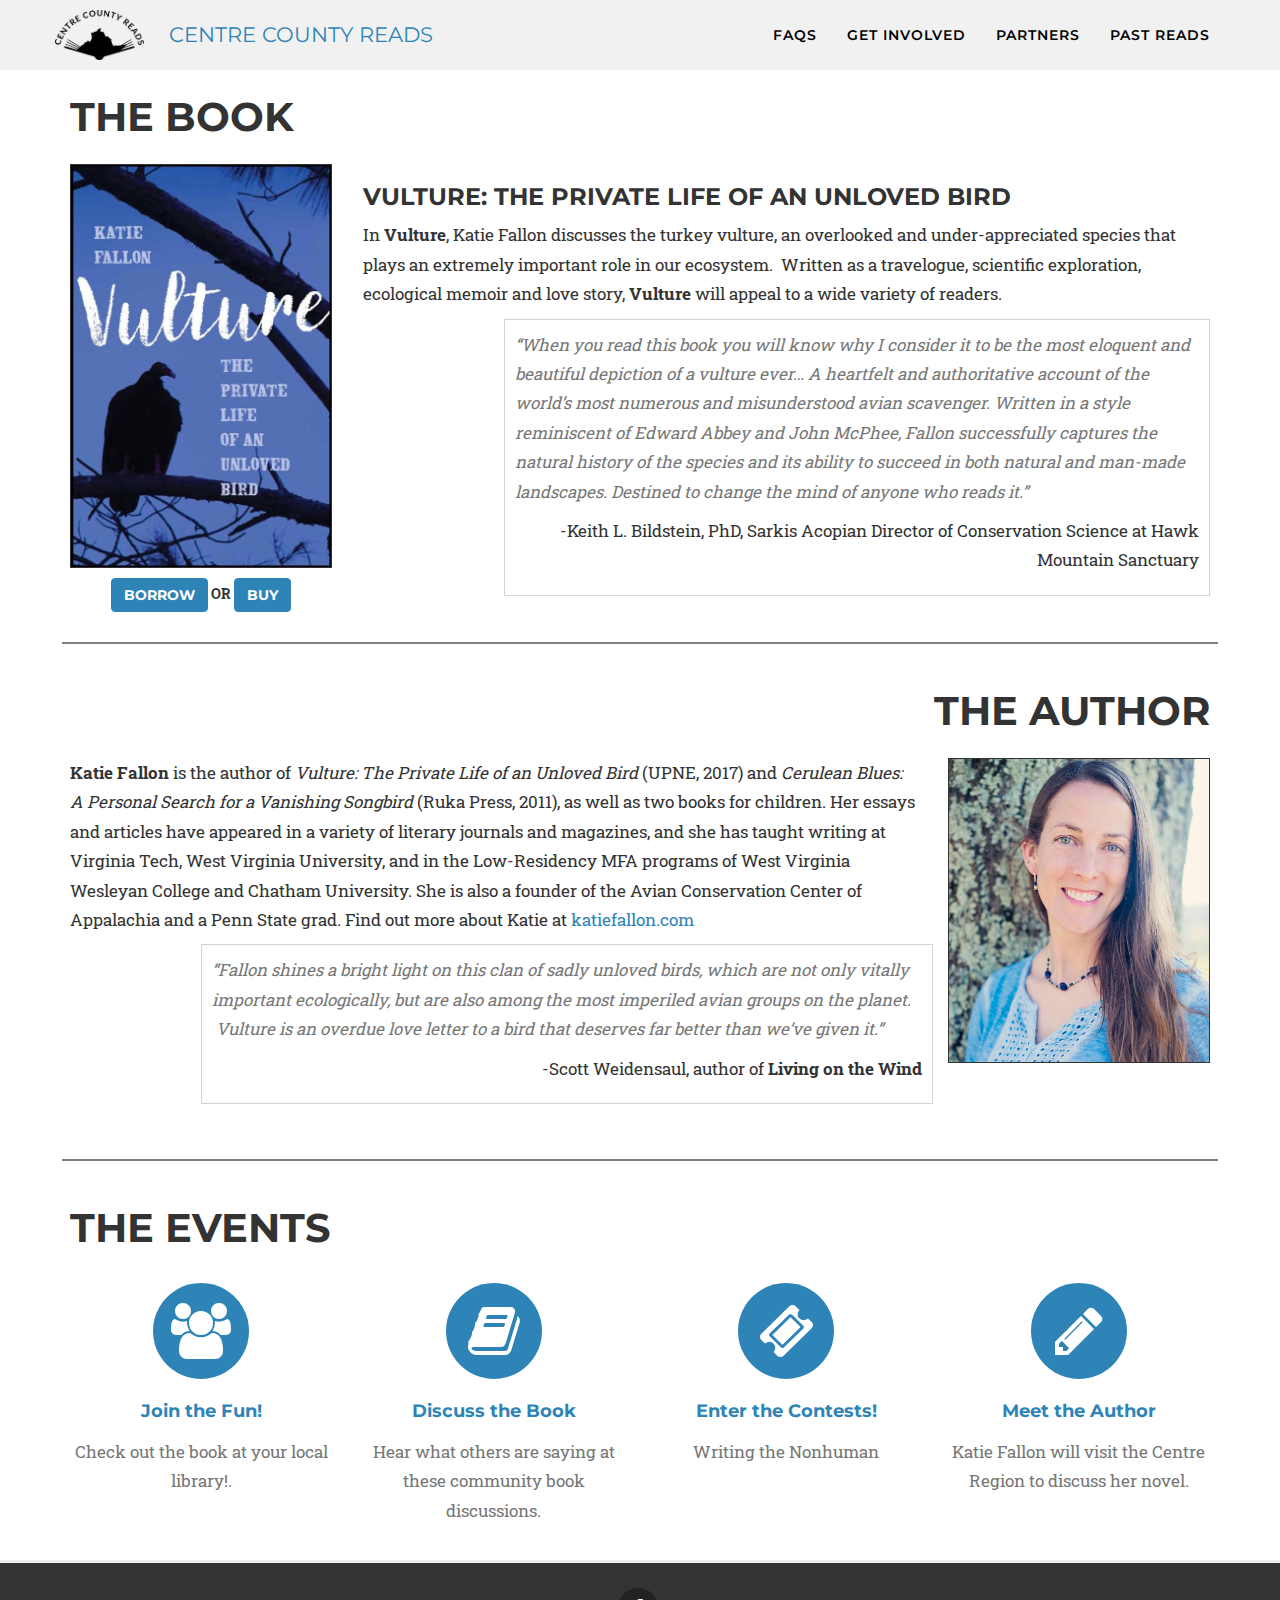
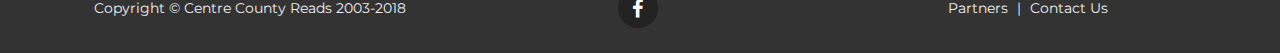
<file: index.html>
<!DOCTYPE html>
<html lang="en">

  <head>
  <meta charset="utf-8">
  <meta http-equiv="X-UA-Compatible" content="IE=edge">
  <meta name="viewport" content="width=device-width, initial-scale=1">

  <title>Centre County Reads</title>

  

  
  <link rel="stylesheet" href="/css/bootstrap.min.css">
  <link rel="stylesheet" href="/css/CCRTheme.css">
  <link rel="stylesheet" href="/css/fa/font-awesome.min.css">

  <link href="https://fonts.googleapis.com/css?family=Montserrat:400,700" rel="stylesheet" type="text/css">
  <link href='https://fonts.googleapis.com/css?family=Droid+Serif:400,700,400italic,700italic' rel='stylesheet' type='text/css'>
  <link href='https://fonts.googleapis.com/css?family=Roboto+Slab:400,100,300,700' rel='stylesheet' type='text/css'>
  <link href="https://fonts.googleapis.com/css?family=Graduate" rel="stylesheet">
  <link rel="shortcut icon" href="/assets/img/favicon.ico" type="image/x-icon" />
  
  <script>
    (function(i,s,o,g,r,a,m){i['GoogleAnalyticsObject']=r;i[r]=i[r]||function(){
    (i[r].q=i[r].q||[]).push(arguments)},i[r].l=1*new Date();a=s.createElement(o),
    m=s.getElementsByTagName(o)[0];a.async=1;a.src=g;m.parentNode.insertBefore(a,m)
    })(window,document,'script','https://www.google-analytics.com/analytics.js','ga');

    ga('create', 'UA-4326380-17', 'auto');
    ga('send', 'pageview');
  </script>
</head>


  <body>

    <nav id="mainNav" class="navbar navbar-default navbar-custom navbar-fixed-top">


        <div class="container">
            <div class="navbar-header">
                <button type="button" class="navbar-toggle" data-toggle="collapse" data-target="#bs-example-navbar-collapse-1">
                    <span class="sr-only">Toggle navigation</span> Menu <i class="fa fa-bars"></i>
                </button>
                <a class="navbar-brand" href="/">
                    <img class="brand-logo" src="/assets/img/logo.png" alt="Centre County Reads Logo" />
                </a>
                <a class="brand-text navbar-brand" href="/">
                Centre County Reads
                </a>
            </div>
            <!-- Collect the nav links, forms, and other content for toggling -->
            <div class="collapse navbar-collapse" id="bs-example-navbar-collapse-1">
                <ul class="nav navbar-nav navbar-right">
                    <li class="hidden">
                        <a href="#page-top"></a>
                    </li>
                    
                    
                    
                    
                    
                    
                        
                        <li><a href="/faqs">FAQS</a></li>
                        
                    
                    
                    
                        
                        <li><a href="/get_involved">Get Involved</a></li>
                        
                    
                    
                    
                    
                    
                        
                        <li><a href="/partners">Partners</a></li>
                        
                    
                    
                    
                        
                        <li><a href="/past_reads">Past Reads</a></li>
                        
                    
                    
                    
                    
                    
                    
                    
                    
                    
                     
                </ul>
            </div>
            <!-- /.navbar-collapse -->
        </div>
        <!-- /.container-fluid -->
</nav>
<div class="clear-fix"> </div>

    <main class="page-content" aria-label="Content">
      <div class="wrapper">
        <section style="padding: 0">
    <div class="container">
        <div class="row">
            <div class="col-md-12">
                <h2 class="section-heading left">The Book</h2>
            </div>
        </div>
        <div class="row">
            <div class="col-md-3 left">
                    <img src="/assets/img/2019.jpg" class="img-responsive shadow" alt="">
                    <div class="button-group">
                            <a href="https://search.schlowlibrary.org/Search/Results?lookfor=Vulture+%3A+the+private+life+of+an+unloved+bird&type=AllFields&submit=Find&limit=20&sort=relevance" 
                            class="btn btn-primary"> Borrow </a> <b>OR</b>
                            <a href="https://www.barnesandnoble.com/w/vulture-katie-fallon/1124670189?ean=9781512602494"
                            class="btn btn-primary"> Buy </a>
                        </div>
            </div>
            <div class="col-md-9">
                <h3>Vulture: The Private Life of an Unloved Bird</h3>
                <p>
                    In <strong>Vulture</strong>, Katie Fallon discusses the turkey vulture, an overlooked and under-appreciated species that plays an extremely important role in our ecosystem.  Written as a travelogue, scientific exploration, ecological memoir and love story, <strong>Vulture</strong> will appeal to a wide variety of readers.
                </p>
                    <div class="col-md-offset-2 quote">
                            <p class="text-muted" style="font-style: italic">“When you read this book you will know why I consider it to be the most eloquent and beautiful depiction of a vulture ever… A heartfelt and authoritative account of the world’s most numerous and misunderstood avian scavenger. Written in a style reminiscent of Edward Abbey and John McPhee, Fallon successfully captures the natural history of the species and its ability to succeed in both natural and man-made landscapes. Destined to change the mind of anyone who reads it.”</p> 
                            <p style="text-align:right;">-Keith L. Bildstein, PhD, Sarkis Acopian Director of Conservation Science at Hawk Mountain Sanctuary</p>
                    </div>
            </div>
        </div>
    </div>
</section>
<hr />

<section>
    <div class="container">
        <div class="row">
            <div class="col-md-12">
                <h2 class="section-heading right">The Author</h2>
            </div>
        </div>
        <div class="row">
            <div class="col-md-3 right">
                    <img src="/assets/img/katiefallon.jpg" class="img-responsive shadow " alt="">
            </div>
            <div class="col-md-9">
                        <p><b>Katie Fallon</b> is the author of <em>Vulture: The Private Life of an Unloved Bird</em> (UPNE, 2017) and <em>Cerulean Blues: A Personal Search for a Vanishing Songbird</em> (Ruka Press, 2011), as well as two books for children. Her essays and articles have appeared in a variety of literary journals and magazines, and she has taught writing at Virginia Tech, West Virginia University, and in the Low-Residency MFA programs of West Virginia Wesleyan College and Chatham University. She is also a founder of the Avian Conservation Center of Appalachia and a Penn State grad. Find out more about Katie at <a href="https://www.katiefallon.com">katiefallon.com</a></p>
                    <div class="row">
                        <div class="col-md-offset-2 quote">
                            <p class="text-muted" style="font-style: italic">“Fallon shines a bright light on this clan of sadly unloved birds, which are not only vitally important ecologically, but are also among the most imperiled avian groups on the planet.  Vulture is an overdue love letter to a bird that deserves far better than we’ve given it.”</p> 
                            <p style="text-align:right;">-Scott Weidensaul, author of <strong>Living on the Wind</strong></p>
                    </div>
                    </div>
                            

                </p>
            </div>
            
        </div>
    </div>
</section>

    <hr />

<section>
    <div class="container">
        <div class="row">
            <div class="col-md-12">
                <h2 class="section-heading left">The Events</h2>
            </div>
        </div>
        <div class="row text-center">
            <a href="/get_involved">
            <div class="col-md-3">
                <span class="fa-stack fa-4x">
                    <i class="fa fa-circle fa-stack-2x text-primary"></i>
                    <i class="fa fa-users fa-stack-1x fa-inverse"></i>
                </span>
                <h4 class="service-heading">Join the Fun!</h4>
                <p class="text-muted">Check out the book at your local library!.</p>
            </div>
            </a>
            <a href="/get_involved#discussion">
            <div class="col-md-3">
                <span class="fa-stack fa-4x">
                    <i class="fa fa-circle fa-stack-2x text-primary"></i>
                    <i class="fa fa-book fa-stack-1x fa-inverse"></i>
                </span>
                <h4 class="service-heading">Discuss the Book</h4>
                <p class="text-muted">Hear what others are saying at these community book discussions.</p>
            </div></a>
            <a href="/get_involved#contest">
            <div class="col-md-3">
                <span class="fa-stack fa-4x">
                    <i class="fa fa-circle fa-stack-2x text-primary"></i>
                    <i class="fa fa-ticket fa-stack-1x fa-inverse"></i>
                </span>
                <h4 class="service-heading">Enter the Contests!</h4>
                <p class="text-muted">Writing the Nonhuman</p>
            </div></a>
            <a href="/get_involved#author">
            <div class="col-md-3">
                <span class="fa-stack fa-4x">
                    <i class="fa fa-circle fa-stack-2x text-primary"></i>
                    <i class="fa fa-pencil fa-stack-1x fa-inverse"></i>
                </span>
                <h4 class="service-heading">Meet the Author</h4>
                <p class="text-muted">Katie Fallon will visit the Centre Region to discuss her novel.</p>
            </div></a>
        </div>
    </div>
</section>


      </div>
    </main>

    <footer>
    <div class="container">
        <div class="row">
            <div class="col-md-4">
                <span class="copyright">Copyright &copy; Centre County Reads 2003-2018</span>
            </div>
            <div class="col-md-4">
                <ul class="list-inline social-buttons">
                    <li><a href="https://www.facebook.com/CentreCountyReads/"><i class="fa fa-facebook"></i></a></li>
                </ul>
            </div>
            <div class="col-md-4">
                <ul class="list-inline quicklinks">
                    <li><a href="/partners">Partners</a></li> | 
                    <li><a href="/faqs">Contact Us</a></li>
                </ul>
            </div>
        </div>
    </div>
</footer>


<script src="/js/jquery.min.js"></script>
<script src="/js/bootstrap.min.js"></script>
<script src="/js/CCR.js"></script>


  </body>

</html>
</file>
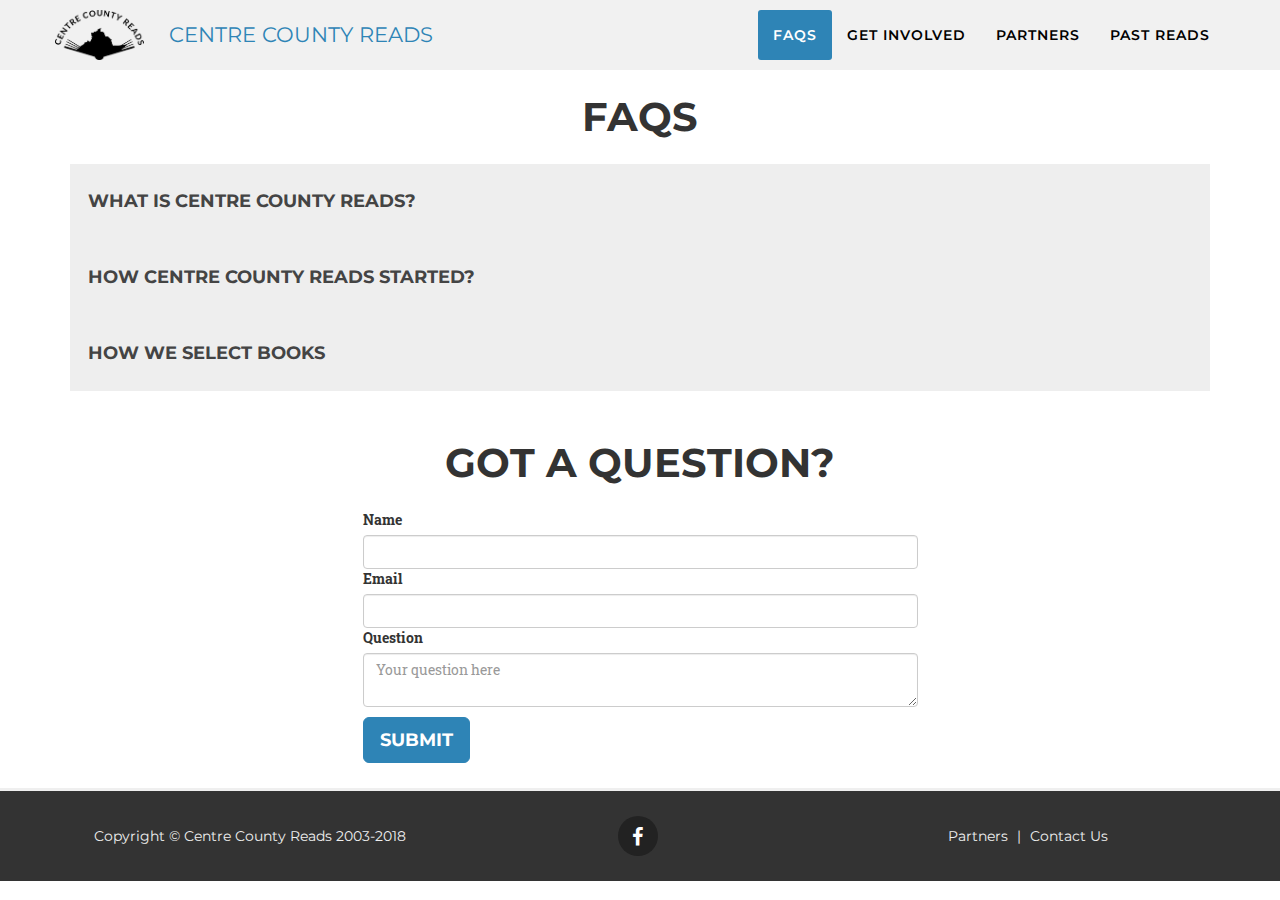
<file: faqs.html>
<!DOCTYPE html>
<html lang="en">

  <head>
  <meta charset="utf-8">
  <meta http-equiv="X-UA-Compatible" content="IE=edge">
  <meta name="viewport" content="width=device-width, initial-scale=1">

  <title>FAQS</title>

  

  
  <link rel="stylesheet" href="/css/bootstrap.min.css">
  <link rel="stylesheet" href="/css/CCRTheme.css">
  <link rel="stylesheet" href="/css/fa/font-awesome.min.css">

  <link href="https://fonts.googleapis.com/css?family=Montserrat:400,700" rel="stylesheet" type="text/css">
  <link href='https://fonts.googleapis.com/css?family=Droid+Serif:400,700,400italic,700italic' rel='stylesheet' type='text/css'>
  <link href='https://fonts.googleapis.com/css?family=Roboto+Slab:400,100,300,700' rel='stylesheet' type='text/css'>
  <link href="https://fonts.googleapis.com/css?family=Graduate" rel="stylesheet">
  <link rel="shortcut icon" href="/assets/img/favicon.ico" type="image/x-icon" />
  
  <script>
    (function(i,s,o,g,r,a,m){i['GoogleAnalyticsObject']=r;i[r]=i[r]||function(){
    (i[r].q=i[r].q||[]).push(arguments)},i[r].l=1*new Date();a=s.createElement(o),
    m=s.getElementsByTagName(o)[0];a.async=1;a.src=g;m.parentNode.insertBefore(a,m)
    })(window,document,'script','https://www.google-analytics.com/analytics.js','ga');

    ga('create', 'UA-4326380-17', 'auto');
    ga('send', 'pageview');
  </script>
</head>


  <body>

    <nav id="mainNav" class="navbar navbar-default navbar-custom navbar-fixed-top">


        <div class="container">
            <div class="navbar-header">
                <button type="button" class="navbar-toggle" data-toggle="collapse" data-target="#bs-example-navbar-collapse-1">
                    <span class="sr-only">Toggle navigation</span> Menu <i class="fa fa-bars"></i>
                </button>
                <a class="navbar-brand" href="/">
                    <img class="brand-logo" src="/assets/img/logo.png" alt="Centre County Reads Logo" />
                </a>
                <a class="brand-text navbar-brand" href="/">
                Centre County Reads
                </a>
            </div>
            <!-- Collect the nav links, forms, and other content for toggling -->
            <div class="collapse navbar-collapse" id="bs-example-navbar-collapse-1">
                <ul class="nav navbar-nav navbar-right">
                    <li class="hidden">
                        <a href="#page-top"></a>
                    </li>
                    
                    
                    
                    
                    
                    
                        
                        <li class="active"><a href="/faqs" class="active">FAQS</a></li>
                        
                    
                    
                    
                        
                        <li><a href="/get_involved">Get Involved</a></li>
                        
                    
                    
                    
                    
                    
                        
                        <li><a href="/partners">Partners</a></li>
                        
                    
                    
                    
                        
                        <li><a href="/past_reads">Past Reads</a></li>
                        
                    
                    
                    
                    
                    
                    
                    
                    
                    
                     
                </ul>
            </div>
            <!-- /.navbar-collapse -->
        </div>
        <!-- /.container-fluid -->
</nav>
<div class="clear-fix"> </div>

    <main class="page-content" aria-label="Content">
      <div class="wrapper">
        <section>
<div class="container">
            <div class="row">
                <div class="col-lg-12 text-center">
                    <h2 class="section-heading">FAQS</h2>
                </div>
            </div>
            <div class="row">
                <div class="col-lg-12">
                    
                    <button class="accordion"><h4>What is Centre County Reads?</h4></button>
                    <div class="panel">
                     <p><p>We’re an organization that encourages county residents of all ages to explore the human condition and the issues of community by reading the same book and discussing it together. Learn more about Centre County Reads.</p>
</p>
                    </div>
                    
                    <button class="accordion"><h4>How Centre County Reads started?</h4></button>
                    <div class="panel">
                     <p><p>Since 1998, when Seattle asked its residents to read Russell Banks’ The Sweet Hereafter, the idea of a community reading and talking about the same book has spread across the United States and to countries as far away as Australia. The idea spawned “One City, One Book” events, county- and state-wide programs, and even the nationwide All America Reads and Canada Reads projects.</p>

<p>Centre County’s efforts began early in 2002 when a group of book folks from the library, education, literacy, and bookstore communities began to discuss the merits of a county-wide effort to share a book. In 2003, Centre County residents read and discussed Harper Lee’s To Kill a Mockingbird. The community response was terrific, and so the project continued.</p>
</p>
                    </div>
                    
                    <button class="accordion"><h4>How we select books</h4></button>
                    <div class="panel">
                     <p><p>Centre County Reads selects books that. . .</p>
<ul>
  <li>promote meaningful discussion for a wide range of ages</li>
  <li>are reflective of universal issues common to the majority of Centre County residents</li>
  <li>are written at a reading level accessible to emerging adult readers and</li>
  <li>are available in a variety of formats, including an inexpensive paperback edition that is readily obtainable</li>
</ul>
</p>
                    </div>
                    
                </div>
            </div>

        </div>


</section>
<section id="questionform">
    <div class="container">
    <div class="row">
        <div class="col-lg-12 text-center">
            <h2 class="section-heading">Got a question?</h2>
        </div>
        <div class="col-md-6 col-md-offset-3">

            <form action="https://formspree.io/refdesk@schlowlibrary.org"
                method="POST">
                <label>Name</label>
                <input type="text" name="name" class="form-control">
                <label>Email</label>
                <input type="email" name="_replyto" class="form-control">
                <label>Question</label>
                <textarea class="form-control" name="question" placeholder="Your question here"></textarea>
                <input class="btn btn-primary btn-lg" style="margin-top: 10px;" type="submit" value="Submit">
            </form>
        </div>
    </div>
    </div>
</section>
      </div>
    </main>

    <footer>
    <div class="container">
        <div class="row">
            <div class="col-md-4">
                <span class="copyright">Copyright &copy; Centre County Reads 2003-2018</span>
            </div>
            <div class="col-md-4">
                <ul class="list-inline social-buttons">
                    <li><a href="https://www.facebook.com/CentreCountyReads/"><i class="fa fa-facebook"></i></a></li>
                </ul>
            </div>
            <div class="col-md-4">
                <ul class="list-inline quicklinks">
                    <li><a href="/partners">Partners</a></li> | 
                    <li><a href="/faqs">Contact Us</a></li>
                </ul>
            </div>
        </div>
    </div>
</footer>


<script src="/js/jquery.min.js"></script>
<script src="/js/bootstrap.min.js"></script>
<script src="/js/CCR.js"></script>


  </body>

</html>
</file>
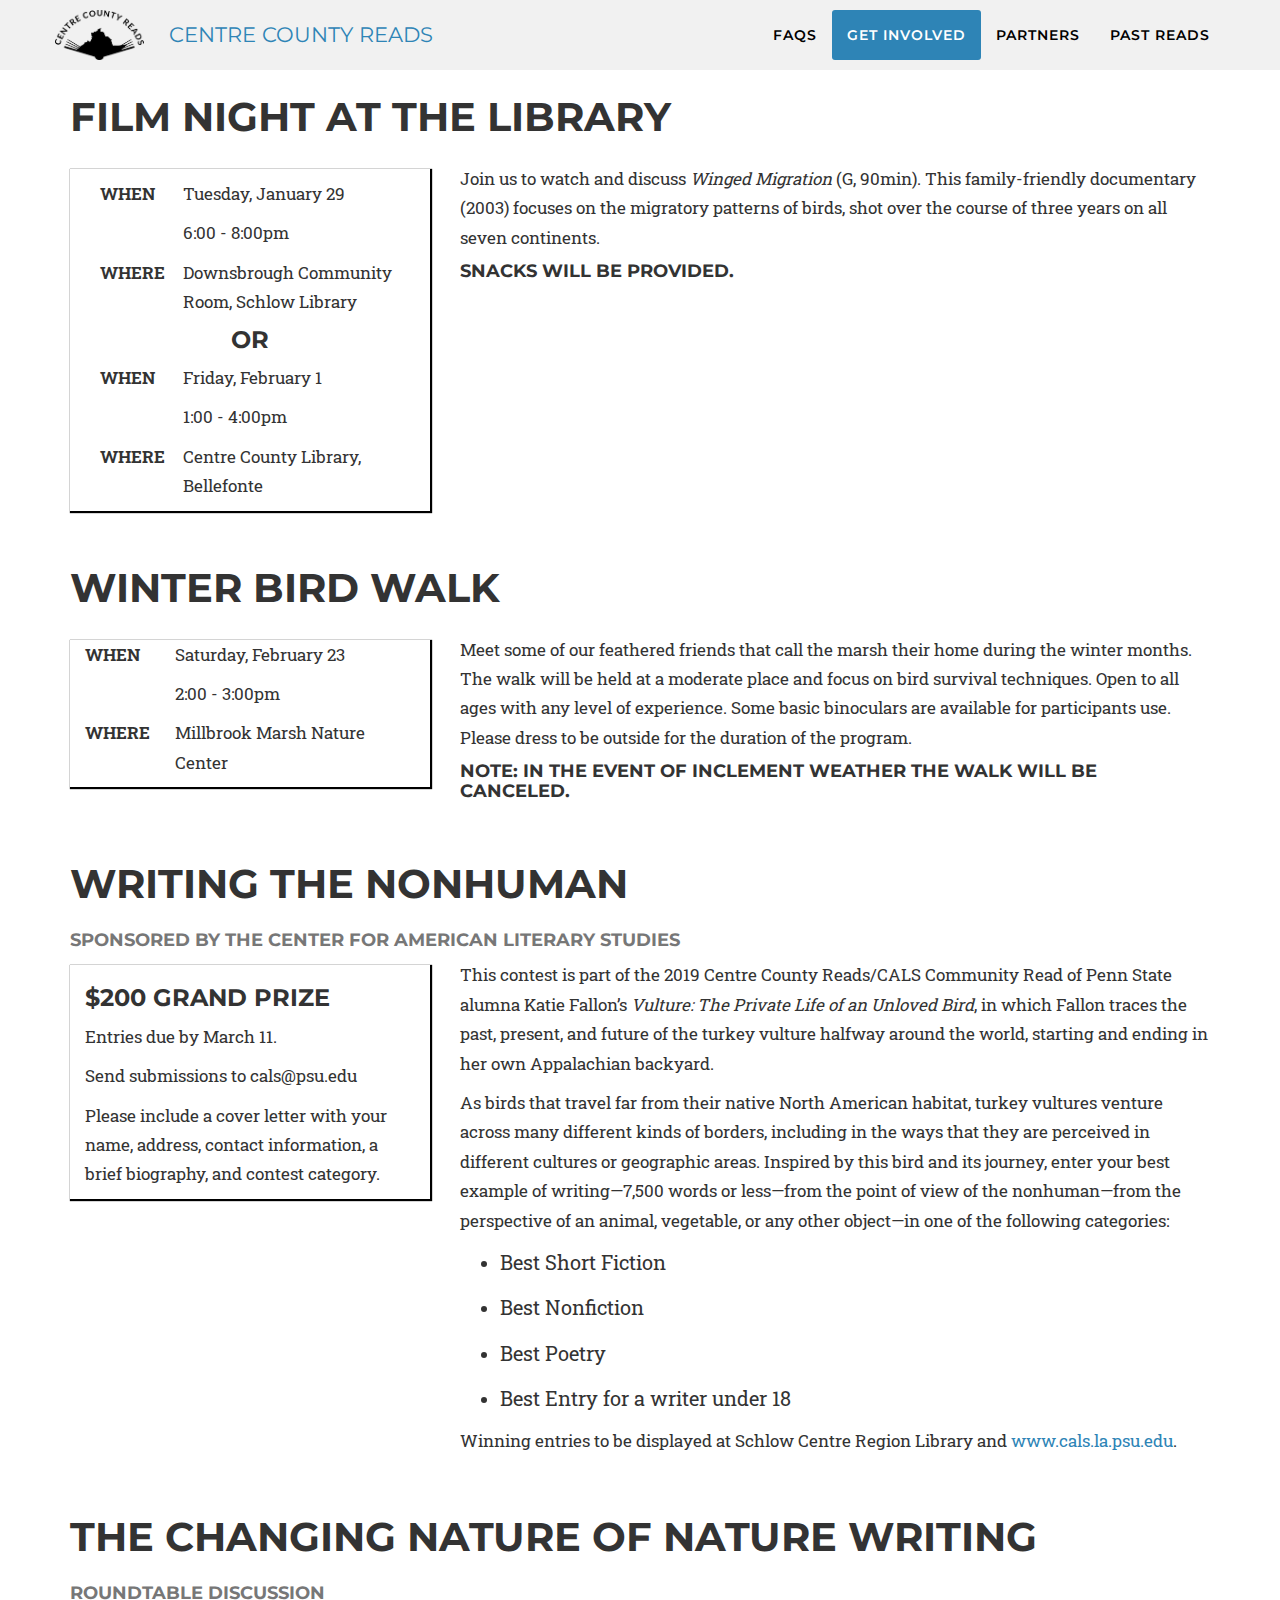
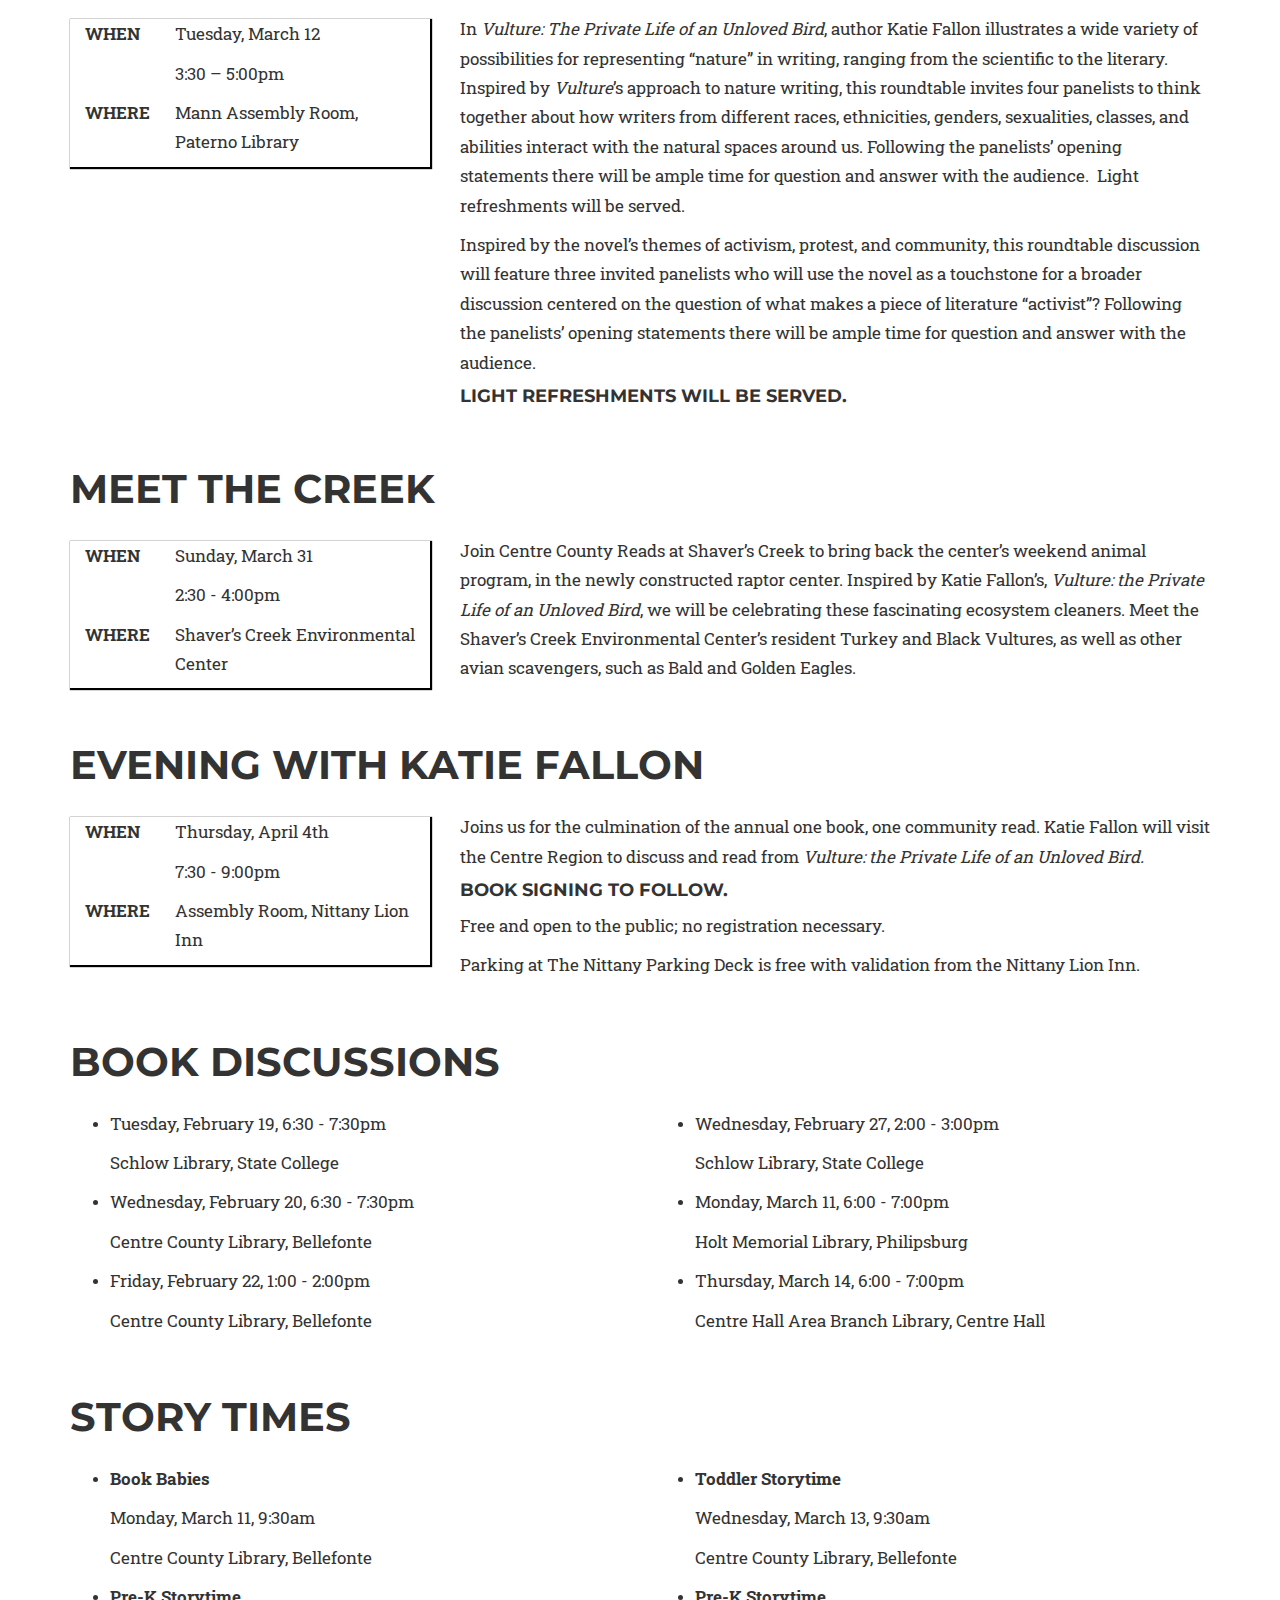
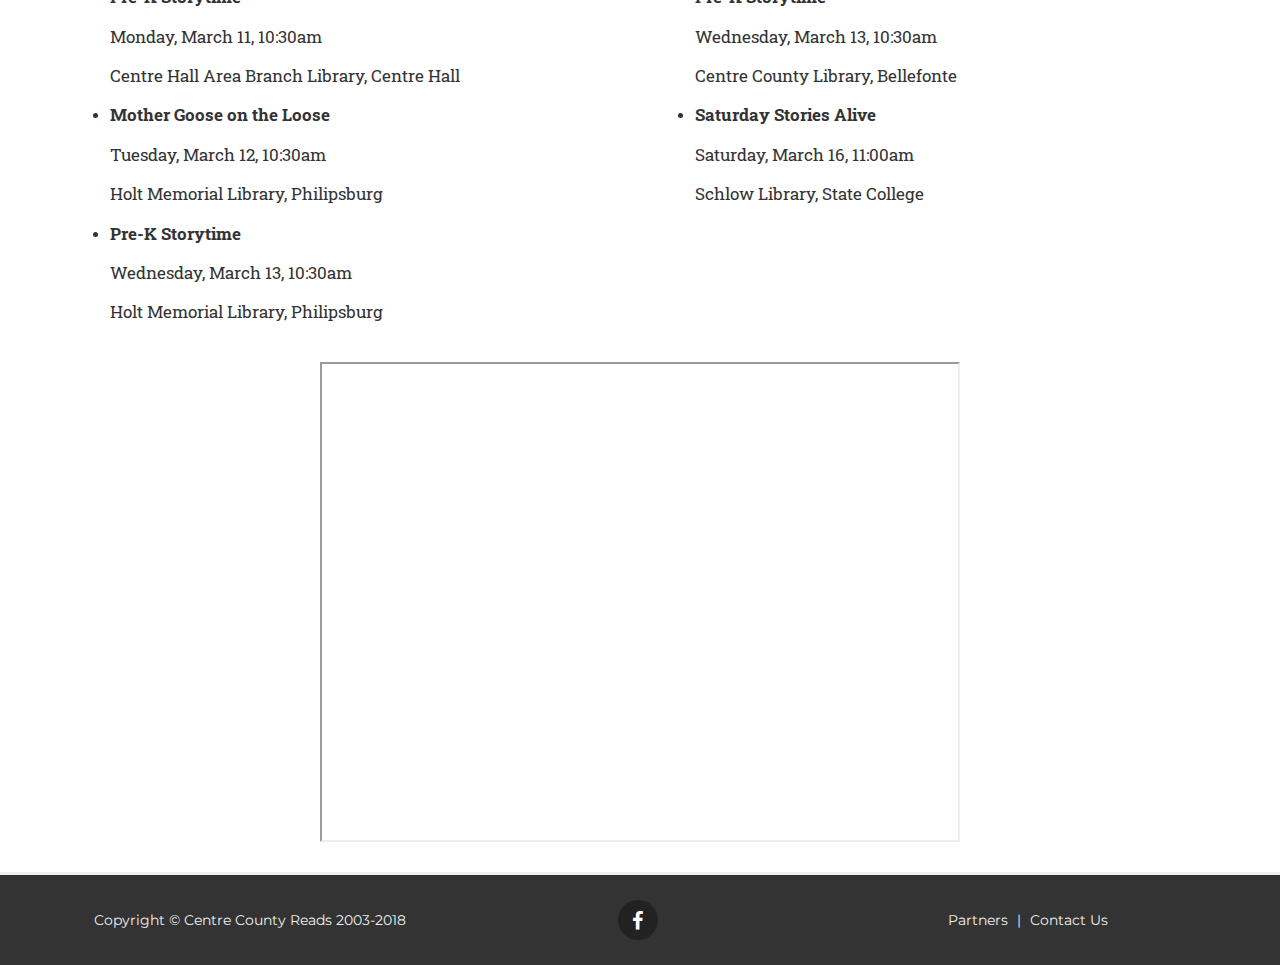
<file: get_involved.html>
<!DOCTYPE html>
<html lang="en">

  <head>
  <meta charset="utf-8">
  <meta http-equiv="X-UA-Compatible" content="IE=edge">
  <meta name="viewport" content="width=device-width, initial-scale=1">

  <title>Get Involved</title>

  

  
  <link rel="stylesheet" href="/css/bootstrap.min.css">
  <link rel="stylesheet" href="/css/CCRTheme.css">
  <link rel="stylesheet" href="/css/fa/font-awesome.min.css">

  <link href="https://fonts.googleapis.com/css?family=Montserrat:400,700" rel="stylesheet" type="text/css">
  <link href='https://fonts.googleapis.com/css?family=Droid+Serif:400,700,400italic,700italic' rel='stylesheet' type='text/css'>
  <link href='https://fonts.googleapis.com/css?family=Roboto+Slab:400,100,300,700' rel='stylesheet' type='text/css'>
  <link href="https://fonts.googleapis.com/css?family=Graduate" rel="stylesheet">
  <link rel="shortcut icon" href="/assets/img/favicon.ico" type="image/x-icon" />
  
  <script>
    (function(i,s,o,g,r,a,m){i['GoogleAnalyticsObject']=r;i[r]=i[r]||function(){
    (i[r].q=i[r].q||[]).push(arguments)},i[r].l=1*new Date();a=s.createElement(o),
    m=s.getElementsByTagName(o)[0];a.async=1;a.src=g;m.parentNode.insertBefore(a,m)
    })(window,document,'script','https://www.google-analytics.com/analytics.js','ga');

    ga('create', 'UA-4326380-17', 'auto');
    ga('send', 'pageview');
  </script>
</head>


  <body>

    <nav id="mainNav" class="navbar navbar-default navbar-custom navbar-fixed-top">


        <div class="container">
            <div class="navbar-header">
                <button type="button" class="navbar-toggle" data-toggle="collapse" data-target="#bs-example-navbar-collapse-1">
                    <span class="sr-only">Toggle navigation</span> Menu <i class="fa fa-bars"></i>
                </button>
                <a class="navbar-brand" href="/">
                    <img class="brand-logo" src="/assets/img/logo.png" alt="Centre County Reads Logo" />
                </a>
                <a class="brand-text navbar-brand" href="/">
                Centre County Reads
                </a>
            </div>
            <!-- Collect the nav links, forms, and other content for toggling -->
            <div class="collapse navbar-collapse" id="bs-example-navbar-collapse-1">
                <ul class="nav navbar-nav navbar-right">
                    <li class="hidden">
                        <a href="#page-top"></a>
                    </li>
                    
                    
                    
                    
                    
                    
                        
                        <li><a href="/faqs">FAQS</a></li>
                        
                    
                    
                    
                        
                        <li class="active"><a href="/get_involved" class="active">Get Involved</a></li>
                        
                    
                    
                    
                    
                    
                        
                        <li><a href="/partners">Partners</a></li>
                        
                    
                    
                    
                        
                        <li><a href="/past_reads">Past Reads</a></li>
                        
                    
                    
                    
                    
                    
                    
                    
                    
                    
                     
                </ul>
            </div>
            <!-- /.navbar-collapse -->
        </div>
        <!-- /.container-fluid -->
</nav>
<div class="clear-fix"> </div>

    <main class="page-content" aria-label="Content">
      <div class="wrapper">
        
    


<section>
    <div class="container">
        <div class="row">
            <div class="col-md-12">
                <h2 class="section-heading">Film Night at the Library</h2>
                
            </div>
        </div>
        <div class="row">
            <div class="col-md-4">
                <div class="row card">
                    
                        <div class="col-md-12"> <p><div class="col-md-2"><p><b>WHEN</b></p> </div>
<div class="col-md-9 col-md-offset-1">
                      <p>Tuesday, January 29</p>
                      <p>6:00 - 8:00pm</p></div>
<div class="col-md-2"><p><b>WHERE</b></p> </div>
<div class="col-md-9 col-md-offset-1">                        
                      <p>Downsbrough Community Room, Schlow Library </p></div>
<h3 style="text-align:center;">Or</h3>

<div class="col-md-2"><p><b>WHEN</b></p> </div>
<div class="col-md-9 col-md-offset-1">
                      <p>Friday, February 1</p>
                      <p>1:00 - 4:00pm</p></div>
<div class="col-md-2"><p><b>WHERE</b></p> </div>
<div class="col-md-9 col-md-offset-1">                        
                      <p>Centre County Library, Bellefonte </p></div>
</p> </div>    
                    
                </div>
            </div>
            <div class="col-md-8">
                <p>Join us to watch and discuss <em>Winged Migration</em> (G, 90min). This family-friendly documentary (2003) focuses on the migratory patterns of birds, shot over the course of three years on all seven continents.</p>

<h4 id="snacks-will-be-provided">Snacks will be provided.</h4>
  
            </div>
            
        </div>
    </div>
</section>


    


<section>
    <div class="container">
        <div class="row">
            <div class="col-md-12">
                <h2 class="section-heading">Winter Bird Walk</h2>
                
            </div>
        </div>
        <div class="row">
            <div class="col-md-4">
                <div class="row card">
                     
                    <div class="col-md-2"><p><b>WHEN</b></p> </div>
                    <div class="col-md-9 col-md-offset-1">
                                             
                                           <p>Saturday, February 23</p>
                                            
                                           <p>2:00 - 3:00pm</p>
                                           
                                           </div>

                    <div class="col-md-2"><p><b>WHERE</b></p> </div>
                    <div class="col-md-9 col-md-offset-1">                        
                                             
                                           <p>Millbrook Marsh Nature Center</p>
                                           
                                        </div>
                    
                </div>
            </div>
            <div class="col-md-8">
                <p>Meet some of our feathered friends that call the marsh their home during the winter months. The walk will be held at a moderate place and focus on bird survival techniques. Open to all ages with any level of experience. Some basic binoculars are available for participants use. Please dress to be outside for the duration of the program.</p>

<h4 id="note-in-the-event-of-inclement-weather-the-walk-will-be-canceled">Note: In the event of inclement weather the walk will be canceled.</h4>
  
            </div>
            
        </div>
    </div>
</section>


    


<a class="anchor" name="contest"></a>

<section>
    <div class="container">
        <div class="row">
            <div class="col-md-12">
                <h2 class="section-heading">Writing the Nonhuman</h2>
                
                <h4 class="section-subheading text-muted">Sponsored by the Center for American Literary Studies</h4>
                
            </div>
        </div>
        <div class="row">
            <div class="col-md-4">
                <div class="row card">
                    
                        <div class="col-md-12"> <p><h3 id="200-grand-prize">$200 Grand Prize</h3>
<p>Entries due by March 11.</p>

<p>Send submissions to cals@psu.edu</p>

<p>Please include a cover letter with your name, address, contact information, a brief biography, and contest category.</p>
</p> </div>    
                    
                </div>
            </div>
            <div class="col-md-8">
                <p>This contest is part of the 2019 Centre County Reads/CALS Community Read of Penn State alumna Katie Fallon’s <em>Vulture: The Private Life of an Unloved Bird</em>, in which Fallon traces the past, present, and future of the turkey vulture halfway around the world, starting and ending in her own Appalachian backyard.</p>

<p>As birds that travel far from their native North American habitat, turkey vultures venture across many different kinds of borders, including in the ways that they are perceived in different cultures or geographic areas. Inspired by this bird and its journey, enter your best example of writing—7,500 words or less—from the point of view of the nonhuman—from the perspective of an animal, vegetable, or any other object—in one of the following categories:</p>

<ul>
  <li>
    <p>Best Short Fiction</p>
  </li>
  <li>
    <p>Best Nonfiction</p>
  </li>
  <li>
    <p>Best Poetry</p>
  </li>
  <li>
    <p>Best Entry for a writer under 18</p>
  </li>
</ul>

<p>Winning entries to be displayed at Schlow Centre Region Library and <a href="www.cals.la.psu.edu">www.cals.la.psu.edu</a>.</p>
  
            </div>
            
        </div>
    </div>
</section>


    


<a class="anchor" name="rountable"></a>

<section>
    <div class="container">
        <div class="row">
            <div class="col-md-12">
                <h2 class="section-heading">The Changing Nature of Nature Writing</h2>
                
                <h4 class="section-subheading text-muted">Roundtable Discussion</h4>
                
            </div>
        </div>
        <div class="row">
            <div class="col-md-4">
                <div class="row card">
                     
                    <div class="col-md-2"><p><b>WHEN</b></p> </div>
                    <div class="col-md-9 col-md-offset-1">
                                             
                                           <p>Tuesday, March 12</p>
                                            
                                           <p>3:30 – 5:00pm</p>
                                           
                                           </div>

                    <div class="col-md-2"><p><b>WHERE</b></p> </div>
                    <div class="col-md-9 col-md-offset-1">                        
                                             
                                           <p>Mann Assembly Room, Paterno Library</p>
                                           
                                        </div>
                    
                </div>
            </div>
            <div class="col-md-8">
                <p>In <em>Vulture: The Private Life of an Unloved Bird</em>, author Katie Fallon illustrates a wide variety of possibilities for representing “nature” in writing, ranging from the scientific to the literary. Inspired by <em>Vulture</em>’s approach to nature writing, this roundtable invites four panelists to think together about how writers from different races, ethnicities, genders, sexualities, classes, and abilities interact with the natural spaces around us. Following the panelists’ opening statements there will be ample time for question and answer with the audience.  Light refreshments will be served.</p>

<p>Inspired by the novel’s themes of activism, protest, and community, this roundtable discussion will feature three invited panelists who will use the novel as a touchstone for a broader discussion centered on the question of what makes a piece of literature “activist”?  Following the panelists’ opening statements there will be ample time for question and answer with the audience.</p>

<h4 id="light-refreshments-will-be-served">Light refreshments will be served.</h4>
  
            </div>
            
        </div>
    </div>
</section>


    


<section>
    <div class="container">
        <div class="row">
            <div class="col-md-12">
                <h2 class="section-heading">Meet the Creek</h2>
                
            </div>
        </div>
        <div class="row">
            <div class="col-md-4">
                <div class="row card">
                     
                    <div class="col-md-2"><p><b>WHEN</b></p> </div>
                    <div class="col-md-9 col-md-offset-1">
                                             
                                           <p>Sunday, March 31</p>
                                            
                                           <p>2:30 - 4:00pm</p>
                                           
                                           </div>

                    <div class="col-md-2"><p><b>WHERE</b></p> </div>
                    <div class="col-md-9 col-md-offset-1">                        
                                             
                                           <p>Shaver’s Creek Environmental Center</p>
                                           
                                        </div>
                    
                </div>
            </div>
            <div class="col-md-8">
                <p>Join Centre County Reads at Shaver’s Creek to bring back the center’s weekend animal program, in the newly constructed raptor center. Inspired by Katie Fallon’s, <em>Vulture: the Private Life of an Unloved Bird</em>, we will be celebrating these fascinating ecosystem cleaners. Meet the Shaver’s Creek Environmental Center’s resident Turkey and Black Vultures, as well as other avian scavengers, such as Bald and Golden Eagles.</p>
  
            </div>
            
        </div>
    </div>
</section>


    


<a class="anchor" name="author"></a>

<section>
    <div class="container">
        <div class="row">
            <div class="col-md-12">
                <h2 class="section-heading">Evening With Katie Fallon</h2>
                
            </div>
        </div>
        <div class="row">
            <div class="col-md-4">
                <div class="row card">
                     
                    <div class="col-md-2"><p><b>WHEN</b></p> </div>
                    <div class="col-md-9 col-md-offset-1">
                                             
                                           <p>Thursday, April 4th</p>
                                            
                                           <p>7:30 - 9:00pm</p>
                                           
                                           </div>

                    <div class="col-md-2"><p><b>WHERE</b></p> </div>
                    <div class="col-md-9 col-md-offset-1">                        
                                             
                                           <p>Assembly Room, Nittany Lion Inn</p>
                                           
                                        </div>
                    
                </div>
            </div>
            <div class="col-md-8">
                <p>Joins us for the culmination of the annual one book, one community read. Katie Fallon will visit the Centre Region to discuss and read from <em>Vulture: the Private Life of an Unloved Bird.</em></p>

<h4 id="book-signing-to-follow">Book signing to follow.</h4>

<p>Free and open to the public; no registration necessary.</p>

<p>Parking at The Nittany Parking Deck is free with validation from the Nittany Lion Inn.</p>
  
            </div>
            
        </div>
    </div>
</section>


<a class="anchor" name="discussion"></a>
<section>
    <div class="container">
        <div class="row">
            <div class="col-md-12">
                <h2 class="section-heading">Book Discussions</h2>
            </div>
        </div>
        <div class="row">
            <div class="col-md-6">
                 <ul>
                     <li><p>Tuesday, February 19, 6:30 - 7:30pm</p>
                        <p>Schlow Library, State College</p></li>
                    <li><p>Wednesday, February 20, 6:30 - 7:30pm</p>
                        <p>Centre County Library, Bellefonte</p></li>
                    <li><p>Friday, February 22, 1:00 - 2:00pm</p>
                        <p>Centre County Library, Bellefonte</p></li>
                    
                 </ul>
            </div>
            <div class="col-md-6">
                 <ul>
                    <li><p>Wednesday, February 27, 2:00 - 3:00pm</p>
                        <p>Schlow Library, State College</p></li> 
                    <li><p>Monday, March 11, 6:00 - 7:00pm</p>
                        <p>Holt Memorial Library, Philipsburg</p></li> 
                    <li><p>Thursday, March 14, 6:00 - 7:00pm</p>
                        <p>Centre Hall Area Branch Library, Centre Hall</p></li>
                 </ul>
            </div>
       </div>
    </div>
</section>

<section>
    <div class="container">
        <div class="row">
            <div class="col-md-12">
                <h2 class="section-heading">Story Times</h2>
            </div>
        </div>
        <div class="row">
            <div class="col-md-6">
                 <ul>
                    <li><p><strong>Book Babies</strong></p>
                        <p>Monday, March 11, 9:30am</p>
                        <p>Centre County Library, Bellefonte</p></li>
                    <li><p><strong>Pre-K Storytime</strong></p>
                        <p>Monday, March 11, 10:30am</p>
                        <p>Centre Hall Area Branch Library, Centre Hall</p></li>
                    <li><p><strong>Mother Goose on the Loose</strong></p>
                        <p>Tuesday, March 12, 10:30am</p>
                        <p>Holt Memorial Library, Philipsburg</p></li>
                    <li><p><strong>Pre-K Storytime</strong></p>
                        <p>Wednesday, March 13, 10:30am</p>
                        <p>Holt Memorial Library, Philipsburg</p></li>
                 </ul>
            </div>
            <div class="col-md-6">
                 <ul>
                    <li><p><strong>Toddler Storytime</strong></p>
                        <p>Wednesday, March 13, 9:30am</p>
                        <p>Centre County Library, Bellefonte</p></li>
                    <li><p><strong>Pre-K Storytime</strong></p>
                        <p>Wednesday, March 13, 10:30am</p>
                        <p>Centre County Library, Bellefonte</p></li>
                    <li><p><strong>Saturday Stories Alive</strong></p>
                        <p>Saturday, March 16, 11:00am</p>
                        <p>Schlow Library, State College</p></li>
                 </ul>
            </div>
       </div>
    </div>
</section>

<div style="text-align:center;">
<iframe 
    style="margin-bottom: 25px; "
    src="https://www.google.com/maps/d/embed?mid=1Dz9L9kCInmtTwxpqmL9OuL8g6tLYKW7V" width="640" height="480"></iframe>
</div>






      </div>
    </main>

    <footer>
    <div class="container">
        <div class="row">
            <div class="col-md-4">
                <span class="copyright">Copyright &copy; Centre County Reads 2003-2018</span>
            </div>
            <div class="col-md-4">
                <ul class="list-inline social-buttons">
                    <li><a href="https://www.facebook.com/CentreCountyReads/"><i class="fa fa-facebook"></i></a></li>
                </ul>
            </div>
            <div class="col-md-4">
                <ul class="list-inline quicklinks">
                    <li><a href="/partners">Partners</a></li> | 
                    <li><a href="/faqs">Contact Us</a></li>
                </ul>
            </div>
        </div>
    </div>
</footer>


<script src="/js/jquery.min.js"></script>
<script src="/js/bootstrap.min.js"></script>
<script src="/js/CCR.js"></script>


  </body>

</html>
</file>
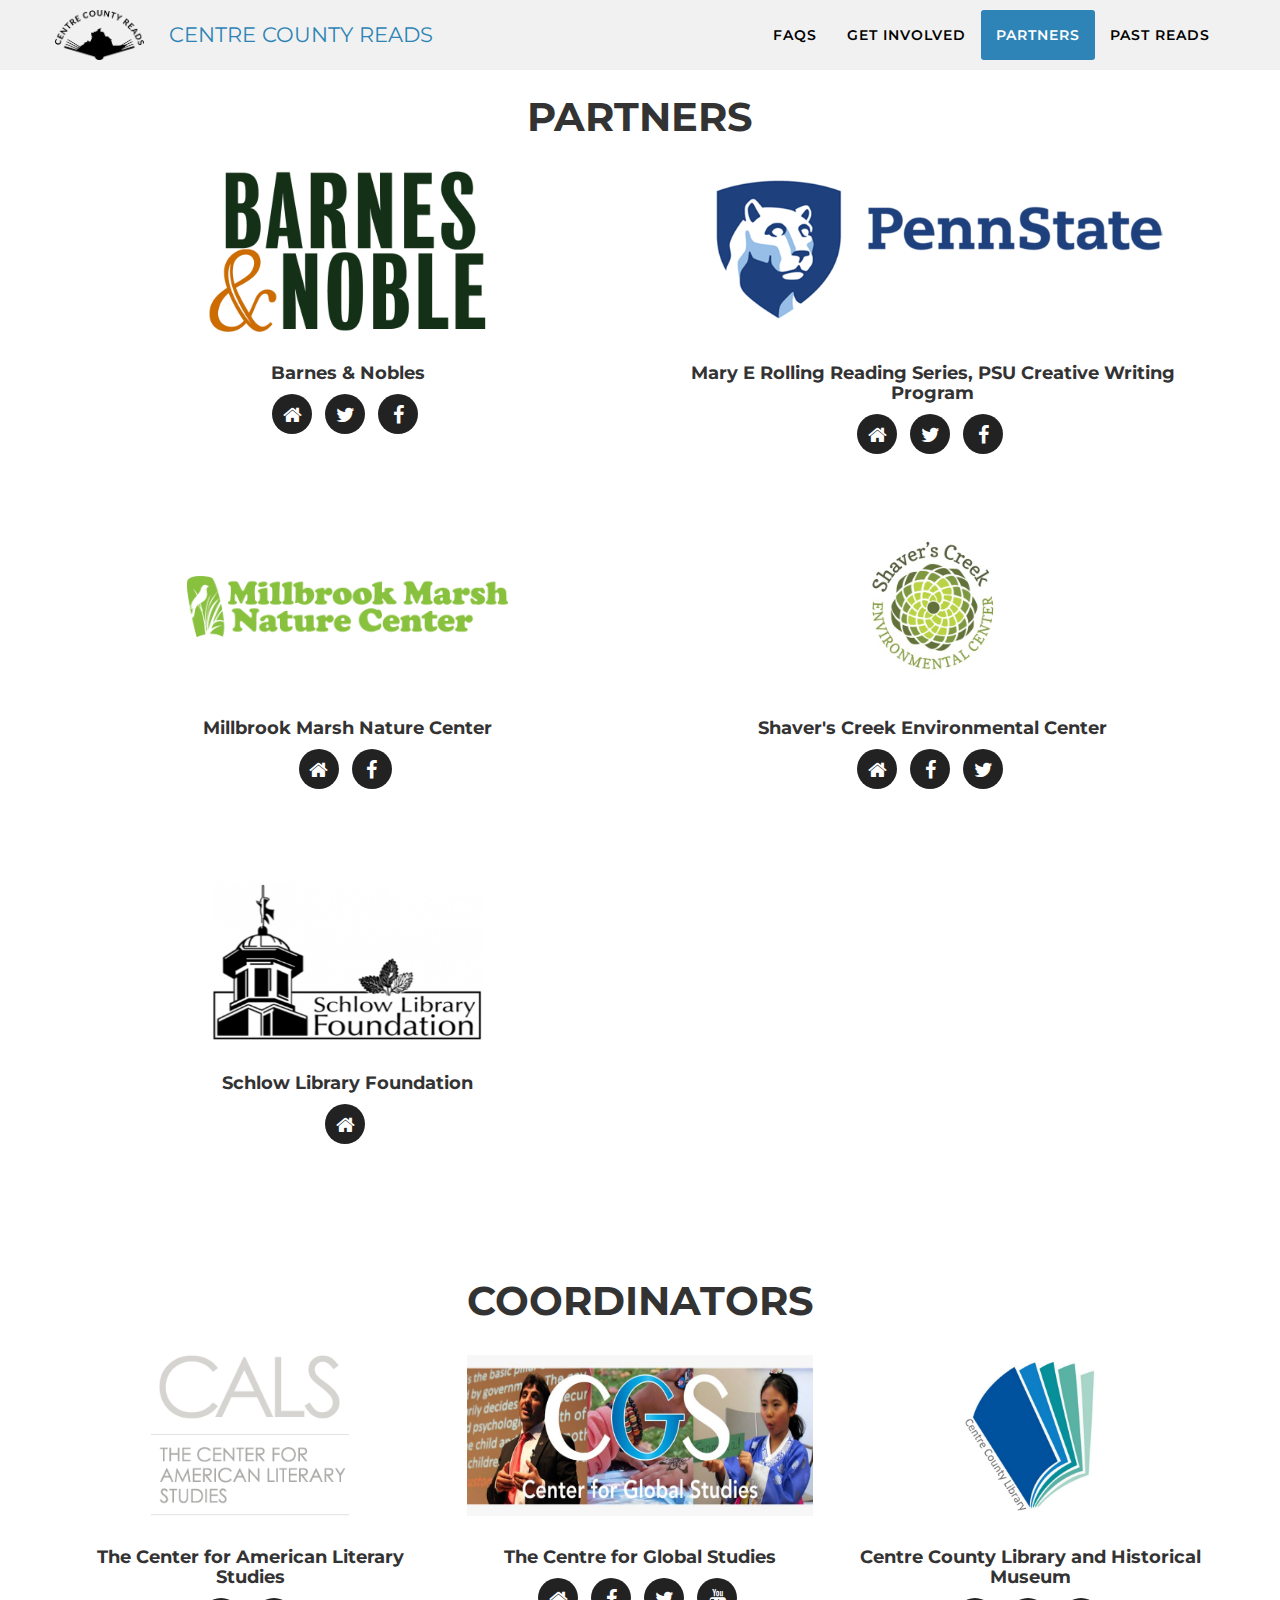
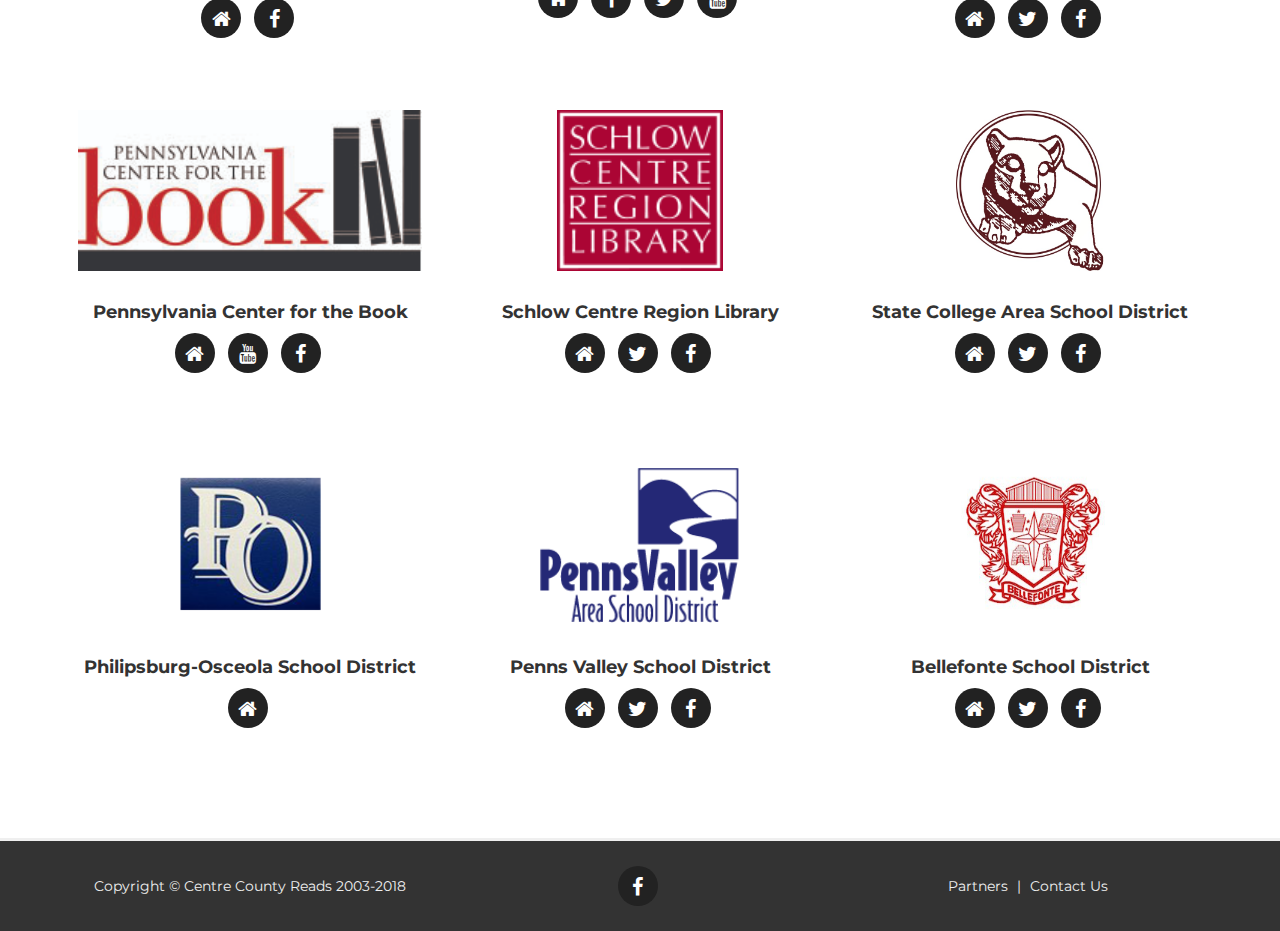
<file: partners.html>
<!DOCTYPE html>
<html lang="en">

  <head>
  <meta charset="utf-8">
  <meta http-equiv="X-UA-Compatible" content="IE=edge">
  <meta name="viewport" content="width=device-width, initial-scale=1">

  <title>Partners</title>

  

  
  <link rel="stylesheet" href="/css/bootstrap.min.css">
  <link rel="stylesheet" href="/css/CCRTheme.css">
  <link rel="stylesheet" href="/css/fa/font-awesome.min.css">

  <link href="https://fonts.googleapis.com/css?family=Montserrat:400,700" rel="stylesheet" type="text/css">
  <link href='https://fonts.googleapis.com/css?family=Droid+Serif:400,700,400italic,700italic' rel='stylesheet' type='text/css'>
  <link href='https://fonts.googleapis.com/css?family=Roboto+Slab:400,100,300,700' rel='stylesheet' type='text/css'>
  <link href="https://fonts.googleapis.com/css?family=Graduate" rel="stylesheet">
  <link rel="shortcut icon" href="/assets/img/favicon.ico" type="image/x-icon" />
  
  <script>
    (function(i,s,o,g,r,a,m){i['GoogleAnalyticsObject']=r;i[r]=i[r]||function(){
    (i[r].q=i[r].q||[]).push(arguments)},i[r].l=1*new Date();a=s.createElement(o),
    m=s.getElementsByTagName(o)[0];a.async=1;a.src=g;m.parentNode.insertBefore(a,m)
    })(window,document,'script','https://www.google-analytics.com/analytics.js','ga');

    ga('create', 'UA-4326380-17', 'auto');
    ga('send', 'pageview');
  </script>
</head>


  <body>

    <nav id="mainNav" class="navbar navbar-default navbar-custom navbar-fixed-top">


        <div class="container">
            <div class="navbar-header">
                <button type="button" class="navbar-toggle" data-toggle="collapse" data-target="#bs-example-navbar-collapse-1">
                    <span class="sr-only">Toggle navigation</span> Menu <i class="fa fa-bars"></i>
                </button>
                <a class="navbar-brand" href="/">
                    <img class="brand-logo" src="/assets/img/logo.png" alt="Centre County Reads Logo" />
                </a>
                <a class="brand-text navbar-brand" href="/">
                Centre County Reads
                </a>
            </div>
            <!-- Collect the nav links, forms, and other content for toggling -->
            <div class="collapse navbar-collapse" id="bs-example-navbar-collapse-1">
                <ul class="nav navbar-nav navbar-right">
                    <li class="hidden">
                        <a href="#page-top"></a>
                    </li>
                    
                    
                    
                    
                    
                    
                        
                        <li><a href="/faqs">FAQS</a></li>
                        
                    
                    
                    
                        
                        <li><a href="/get_involved">Get Involved</a></li>
                        
                    
                    
                    
                    
                    
                        
                        <li class="active"><a href="/partners" class="active">Partners</a></li>
                        
                    
                    
                    
                        
                        <li><a href="/past_reads">Past Reads</a></li>
                        
                    
                    
                    
                    
                    
                    
                    
                    
                    
                     
                </ul>
            </div>
            <!-- /.navbar-collapse -->
        </div>
        <!-- /.container-fluid -->
</nav>
<div class="clear-fix"> </div>

    <main class="page-content" aria-label="Content">
      <div class="wrapper">
        <section id="partners">
    <div class="container">
        <div class="row">
            <div class="col-lg-12 text-center">
                <h2 class="section-heading">Partners</h2>
            </div>
        </div>
        <div class="row">
            
            <div class="col-sm-6">
                <div class="team-member">
                    <a href="http://www.barnesandnoble.com/">
                        <img src="/assets/img/partners/bn.png" 
                            class="img-responsive partner-image" alt="Logo for Barnes & Nobles"></a>
                    <h4>Barnes & Nobles</h4>
                    <ul class="list-inline social-buttons">
                        
                        <li> 
                            <a href="http://www.barnesandnoble.com/"><i class="fa fa-home"></i></a>
                        </li>
                        
                        <li> 
                            <a href="https://twitter.com/bnbuzz"><i class="fa fa-twitter"></i></a>
                        </li>
                        
                        <li> 
                            <a href="https://www.facebook.com/barnesandnoble"><i class="fa fa-facebook"></i></a>
                        </li>
                        
                    </ul>
                </div>
            </div>
            
            <div class="col-sm-6">
                <div class="team-member">
                    <a href="https://creativewriting.psu.edu">
                        <img src="/assets/img/partners/cwp.png" 
                            class="img-responsive partner-image" alt="Logo for Mary E Rolling Reading Series, PSU Creative Writing Program"></a>
                    <h4>Mary E Rolling Reading Series, PSU Creative Writing Program</h4>
                    <ul class="list-inline social-buttons">
                        
                        <li> 
                            <a href="https://creativewriting.psu.edu"><i class="fa fa-home"></i></a>
                        </li>
                        
                        <li> 
                            <a href="https://twitter.com/PSUwriters"><i class="fa fa-twitter"></i></a>
                        </li>
                        
                        <li> 
                            <a href="https://www.facebook.com/PSUwriters"><i class="fa fa-facebook"></i></a>
                        </li>
                        
                    </ul>
                </div>
            </div>
            
            <div class="col-sm-6">
                <div class="team-member">
                    <a href="https://www.crpr.org/millbrook-marsh-nature-center">
                        <img src="/assets/img/partners/mbmnc.png" 
                            class="img-responsive partner-image" alt="Logo for Millbrook Marsh Nature Center"></a>
                    <h4>Millbrook Marsh Nature Center</h4>
                    <ul class="list-inline social-buttons">
                        
                        <li> 
                            <a href="https://www.crpr.org/millbrook-marsh-nature-center"><i class="fa fa-home"></i></a>
                        </li>
                        
                        <li> 
                            <a href="https://www.facebook.com/MillbrookMarshNatureCenter/"><i class="fa fa-facebook"></i></a>
                        </li>
                        
                    </ul>
                </div>
            </div>
            
            <div class="col-sm-6">
                <div class="team-member">
                    <a href="https://www.shaverscreek.org">
                        <img src="/assets/img/partners/scec.png" 
                            class="img-responsive partner-image" alt="Logo for Shaver's Creek Environmental Center"></a>
                    <h4>Shaver's Creek Environmental Center</h4>
                    <ul class="list-inline social-buttons">
                        
                        <li> 
                            <a href="https://www.shaverscreek.org"><i class="fa fa-home"></i></a>
                        </li>
                        
                        <li> 
                            <a href="https://www.facebook.com/shaverscreek/"><i class="fa fa-facebook"></i></a>
                        </li>
                        
                        <li> 
                            <a href="https://twitter.com/shaverscreek?lang=en"><i class="fa fa-twitter"></i></a>
                        </li>
                        
                    </ul>
                </div>
            </div>
            
            <div class="col-sm-6">
                <div class="team-member">
                    <a href="https://www.schlowlibrary.org/donate/foundation">
                        <img src="/assets/img/partners/slf.png" 
                            class="img-responsive partner-image" alt="Logo for Schlow Library Foundation"></a>
                    <h4>Schlow Library Foundation</h4>
                    <ul class="list-inline social-buttons">
                        
                        <li> 
                            <a href="https://www.schlowlibrary.org/donate/foundation"><i class="fa fa-home"></i></a>
                        </li>
                        
                    </ul>
                </div>
            </div>
                         
        </div>
    </div>
</section>

<section id="coordinaters">
    <div class="container">
        <div class="row">
            <div class="col-lg-12 text-center">
                <h2 class="section-heading">Coordinators</h2> </div>
        </div>
        <div class="row">
            
            <div class="col-sm-4">
                <div class="team-member">
                    <a href="http://cals.la.psu.edu/">
                    <img src="/assets/img/coordinators/cals.png"
                         class="img-responsive partner-image" alt="Logo for The Center for American Literary Studies"> </a>
                    <h4>The Center for American Literary Studies</h4>
                    <p class="text-muted"></p>
                    <ul class="list-inline social-buttons">
                        
                        <li> 
                            <a href="http://cals.la.psu.edu/"><i class="fa fa-home"></i></a>
                        </li>
                        
                        <li> 
                            <a href="https://www.facebook.com/CGSPennState/timeline/"><i class="fa fa-facebook"></i></a>
                        </li>
                        
                    </ul>
                </div>
            </div>
            
            <div class="col-sm-4">
                <div class="team-member">
                    <a href="http://cgs.la.psu.edu">
                    <img src="/assets/img/coordinators/cfgs.png"
                         class="img-responsive partner-image" alt="Logo for The Centre for Global Studies"> </a>
                    <h4>The Centre for Global Studies</h4>
                    <p class="text-muted"></p>
                    <ul class="list-inline social-buttons">
                        
                        <li> 
                            <a href="http://cgs.la.psu.edu"><i class="fa fa-home"></i></a>
                        </li>
                        
                        <li> 
                            <a href="https://www.facebook.com/CALS.Penn.State"><i class="fa fa-facebook"></i></a>
                        </li>
                        
                        <li> 
                            <a href="https://twitter.com/CGSPennState"><i class="fa fa-twitter"></i></a>
                        </li>
                        
                        <li> 
                            <a href="https://www.youtube.com/user/GlobalStudiesPSU"><i class="fa fa-youtube"></i></a>
                        </li>
                        
                    </ul>
                </div>
            </div>
            
            <div class="col-sm-4">
                <div class="team-member">
                    <a href="http://centrecountylibrary.org/">
                    <img src="/assets/img/coordinators/ccl.png"
                         class="img-responsive partner-image" alt="Logo for Centre County Library and Historical Museum"> </a>
                    <h4>Centre County Library and Historical Museum</h4>
                    <p class="text-muted"></p>
                    <ul class="list-inline social-buttons">
                        
                        <li> 
                            <a href="http://centrecountylibrary.org/"><i class="fa fa-home"></i></a>
                        </li>
                        
                        <li> 
                            <a href="https://twitter.com/CentreCoLibrary"><i class="fa fa-twitter"></i></a>
                        </li>
                        
                        <li> 
                            <a href="https://www.facebook.com/pages/Centre-County-Library-and-Historical-Museum/14601289085"><i class="fa fa-facebook"></i></a>
                        </li>
                        
                    </ul>
                </div>
            </div>
            
            <div class="col-sm-4">
                <div class="team-member">
                    <a href="https://pabook.libraries.psu.edu/">
                    <img src="/assets/img/coordinators/pacb.png"
                         class="img-responsive partner-image" alt="Logo for Pennsylvania Center for the Book"> </a>
                    <h4>Pennsylvania Center for the Book</h4>
                    <p class="text-muted"></p>
                    <ul class="list-inline social-buttons">
                        
                        <li> 
                            <a href="https://pabook.libraries.psu.edu/"><i class="fa fa-home"></i></a>
                        </li>
                        
                        <li> 
                            <a href="https://www.youtube.com/channel/UC0n-zGSpqAkfYe-USvJaRuw"><i class="fa fa-youtube"></i></a>
                        </li>
                        
                        <li> 
                            <a href="https://www.facebook.com/pages/Pennsylvania-Center-for-the-Book/183336000664"><i class="fa fa-facebook"></i></a>
                        </li>
                        
                    </ul>
                </div>
            </div>
            
            <div class="col-sm-4">
                <div class="team-member">
                    <a href="https://www.schlowlibrary.org">
                    <img src="/assets/img/coordinators/schlow.png"
                         class="img-responsive partner-image" alt="Logo for Schlow Centre Region Library"> </a>
                    <h4>Schlow Centre Region Library</h4>
                    <p class="text-muted"></p>
                    <ul class="list-inline social-buttons">
                        
                        <li> 
                            <a href="https://www.schlowlibrary.org"><i class="fa fa-home"></i></a>
                        </li>
                        
                        <li> 
                            <a href="http://twitter.com/schlowlibrary"><i class="fa fa-twitter"></i></a>
                        </li>
                        
                        <li> 
                            <a href="http://www.facebook.com/pages/State-College-PA/Schlow-Centre-Region-Library/32263412175"><i class="fa fa-facebook"></i></a>
                        </li>
                        
                    </ul>
                </div>
            </div>
            
            <div class="col-sm-4">
                <div class="team-member">
                    <a href="http://www.scasd.org/">
                    <img src="/assets/img/coordinators/scasd.png"
                         class="img-responsive partner-image" alt="Logo for State College Area School District"> </a>
                    <h4>State College Area School District</h4>
                    <p class="text-muted"></p>
                    <ul class="list-inline social-buttons">
                        
                        <li> 
                            <a href="http://www.scasd.org/"><i class="fa fa-home"></i></a>
                        </li>
                        
                        <li> 
                            <a href="https://twitter.com/StateCollegeSD"><i class="fa fa-twitter"></i></a>
                        </li>
                        
                        <li> 
                            <a href="https://www.facebook.com/StateCollegeSchoolAreaDistrict/"><i class="fa fa-facebook"></i></a>
                        </li>
                        
                    </ul>
                </div>
            </div>
            
            <div class="col-sm-4">
                <div class="team-member">
                    <a href="http://www.pomounties.org/">
                    <img src="/assets/img/coordinators/posd.png"
                         class="img-responsive partner-image" alt="Logo for Philipsburg-Osceola School District"> </a>
                    <h4>Philipsburg-Osceola School District</h4>
                    <p class="text-muted"></p>
                    <ul class="list-inline social-buttons">
                        
                        <li> 
                            <a href="http://www.pomounties.org/"><i class="fa fa-home"></i></a>
                        </li>
                        
                    </ul>
                </div>
            </div>
            
            <div class="col-sm-4">
                <div class="team-member">
                    <a href="http://www.pennsvalley.org/">
                    <img src="/assets/img/coordinators/pvasd.png"
                         class="img-responsive partner-image" alt="Logo for Penns Valley School District"> </a>
                    <h4>Penns Valley School District</h4>
                    <p class="text-muted"></p>
                    <ul class="list-inline social-buttons">
                        
                        <li> 
                            <a href="http://www.pennsvalley.org/"><i class="fa fa-home"></i></a>
                        </li>
                        
                        <li> 
                            <a href="https://www.twitter.com/pennsvalleyasd"><i class="fa fa-twitter"></i></a>
                        </li>
                        
                        <li> 
                            <a href="https://www.facebook.com/pvasd"><i class="fa fa-facebook"></i></a>
                        </li>
                        
                    </ul>
                </div>
            </div>
            
            <div class="col-sm-4">
                <div class="team-member">
                    <a href="http://www.basd.net/">
                    <img src="/assets/img/coordinators/basd.png"
                         class="img-responsive partner-image" alt="Logo for Bellefonte School District"> </a>
                    <h4>Bellefonte School District</h4>
                    <p class="text-muted"></p>
                    <ul class="list-inline social-buttons">
                        
                        <li> 
                            <a href="http://www.basd.net/"><i class="fa fa-home"></i></a>
                        </li>
                        
                        <li> 
                            <a href="https://twitter.com/bellefonteasd"><i class="fa fa-twitter"></i></a>
                        </li>
                        
                        <li> 
                            <a href="https://www.facebook.com/Bellefonte-Area-School-District-552506274784512/"><i class="fa fa-facebook"></i></a>
                        </li>
                        
                    </ul>
                </div>
            </div>
            
         </div>
</section>
      </div>
    </main>

    <footer>
    <div class="container">
        <div class="row">
            <div class="col-md-4">
                <span class="copyright">Copyright &copy; Centre County Reads 2003-2018</span>
            </div>
            <div class="col-md-4">
                <ul class="list-inline social-buttons">
                    <li><a href="https://www.facebook.com/CentreCountyReads/"><i class="fa fa-facebook"></i></a></li>
                </ul>
            </div>
            <div class="col-md-4">
                <ul class="list-inline quicklinks">
                    <li><a href="/partners">Partners</a></li> | 
                    <li><a href="/faqs">Contact Us</a></li>
                </ul>
            </div>
        </div>
    </div>
</footer>


<script src="/js/jquery.min.js"></script>
<script src="/js/bootstrap.min.js"></script>
<script src="/js/CCR.js"></script>


  </body>

</html>
</file>
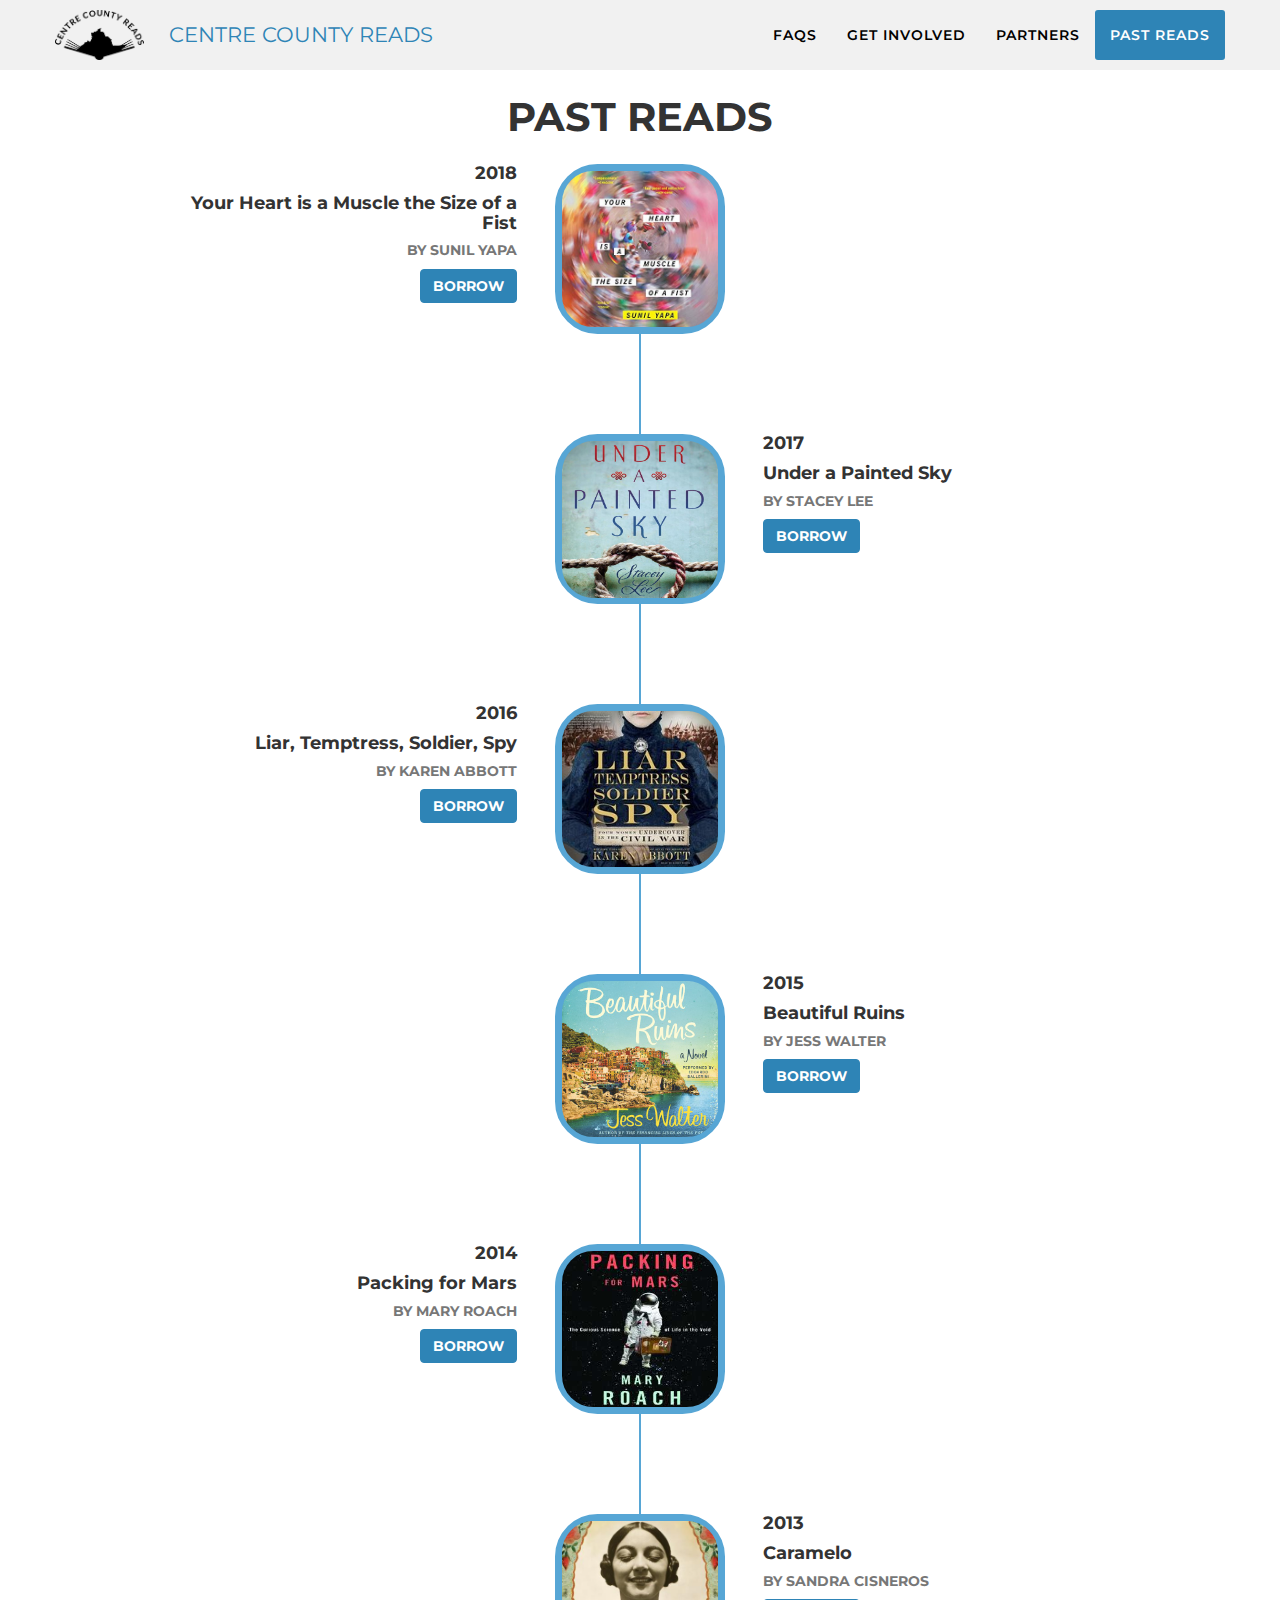
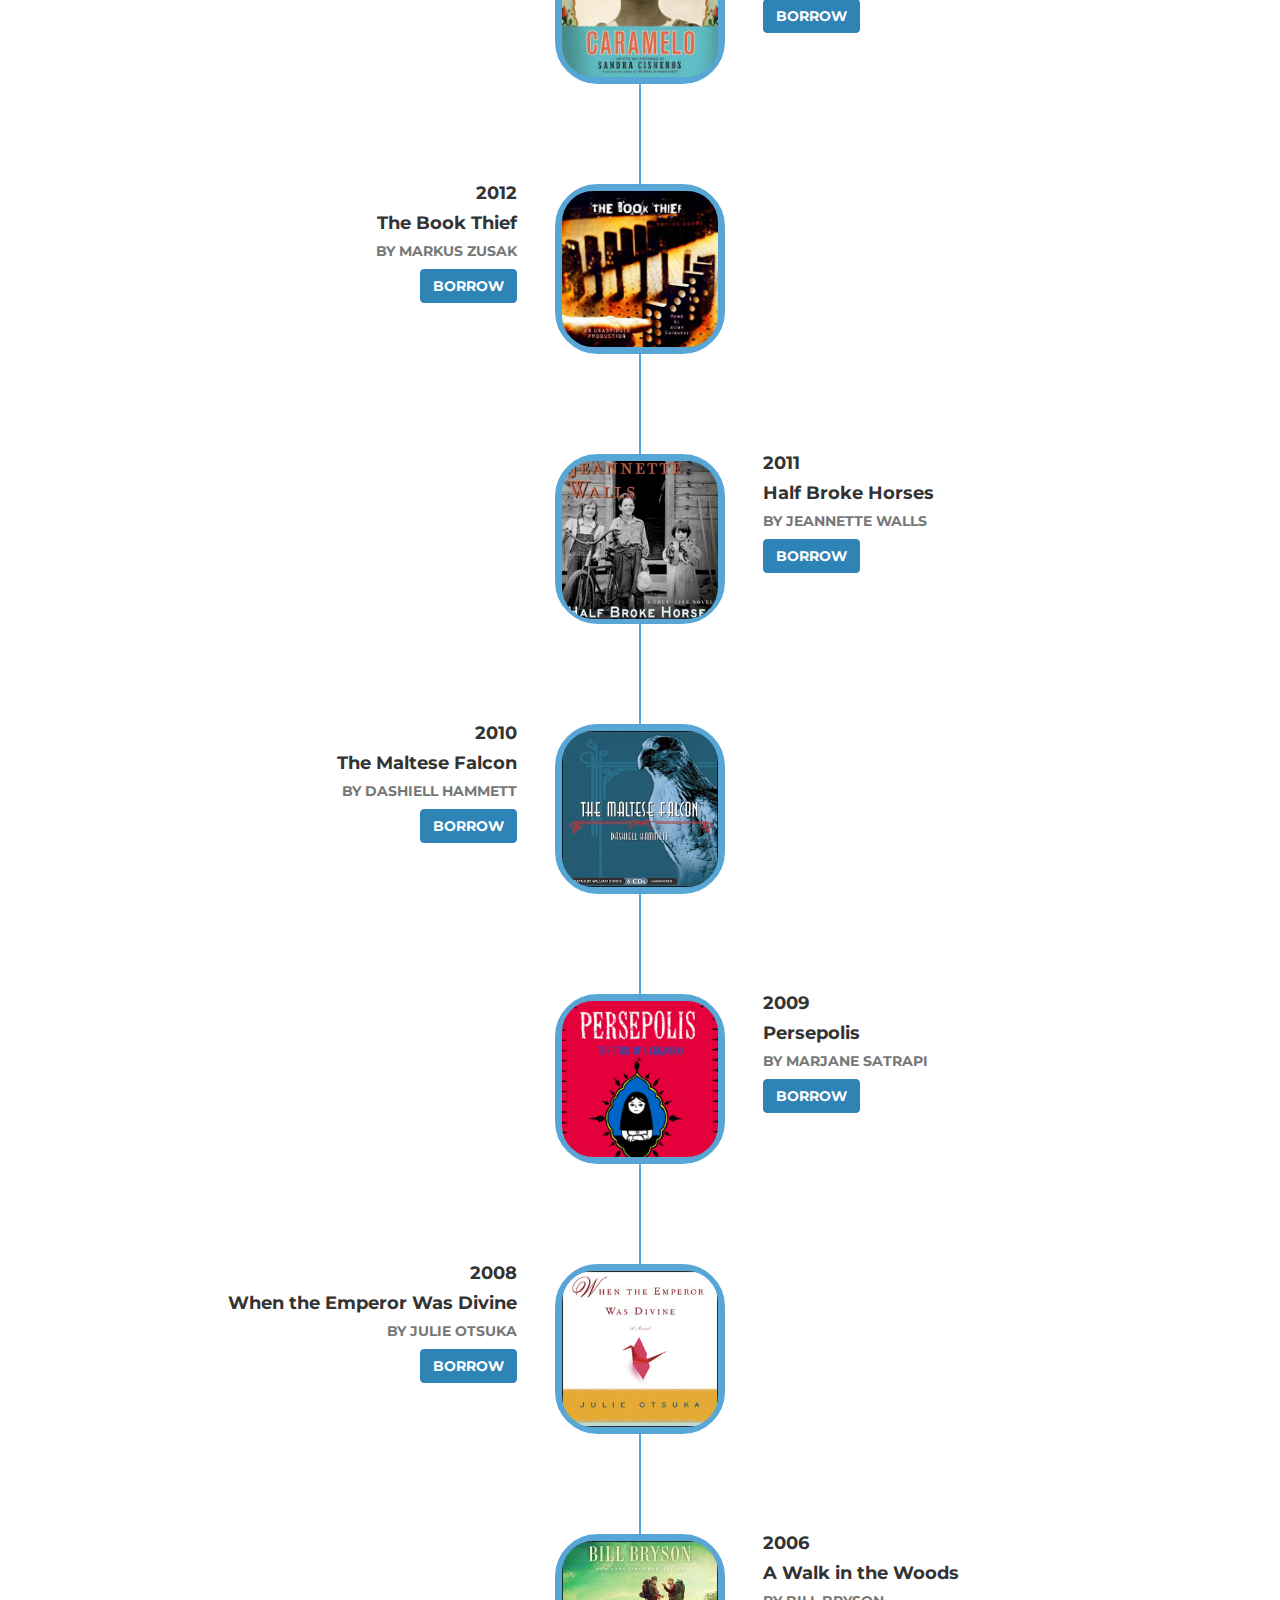
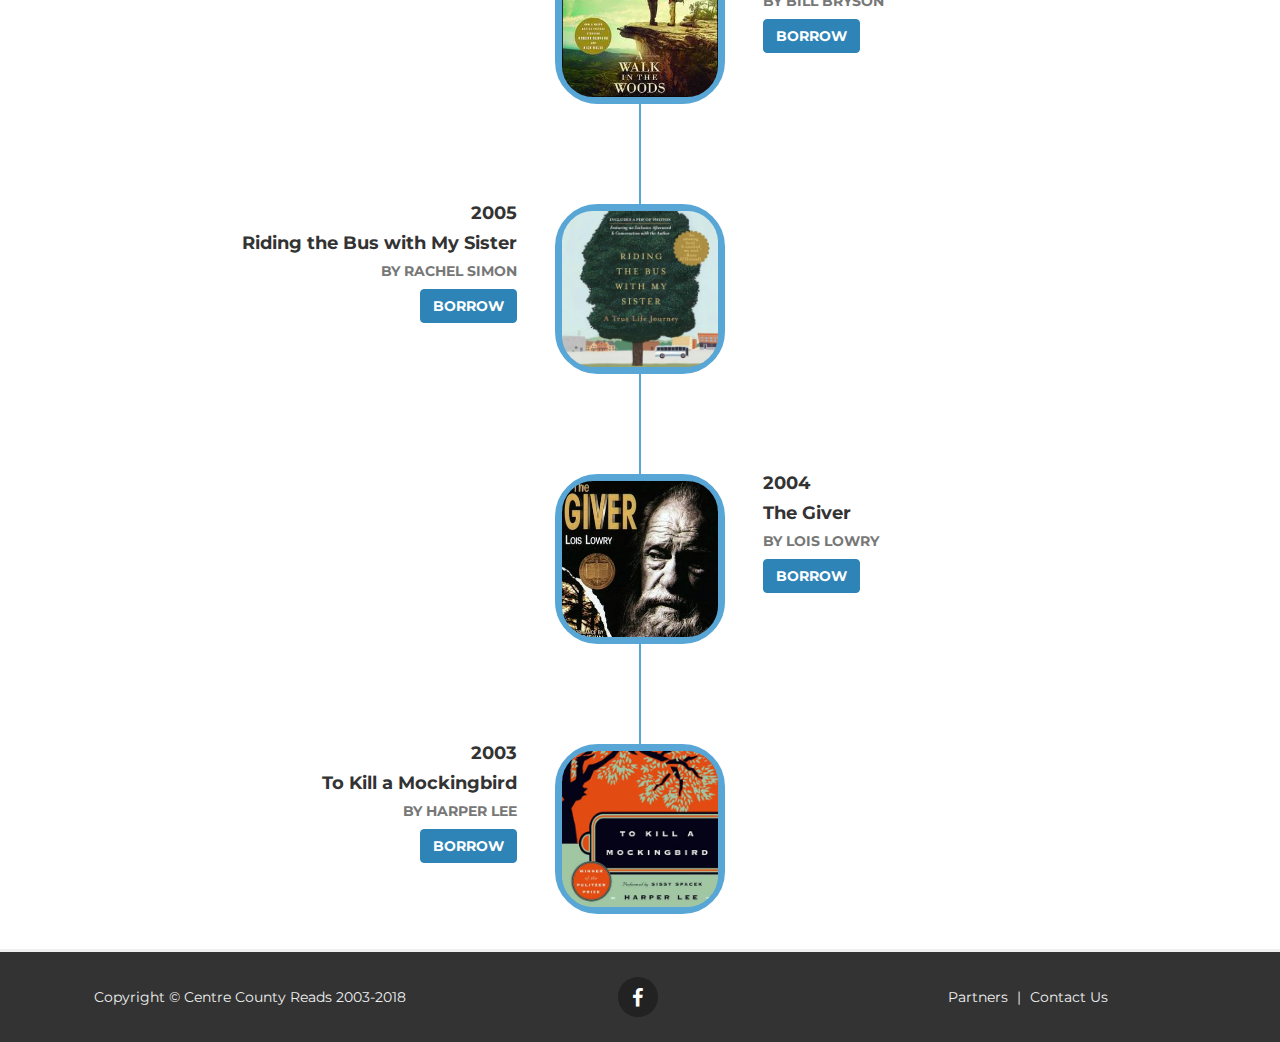
<file: past_reads.html>
<!DOCTYPE html>
<html lang="en">

  <head>
  <meta charset="utf-8">
  <meta http-equiv="X-UA-Compatible" content="IE=edge">
  <meta name="viewport" content="width=device-width, initial-scale=1">

  <title>Past Reads</title>

  

  
  <link rel="stylesheet" href="/css/bootstrap.min.css">
  <link rel="stylesheet" href="/css/CCRTheme.css">
  <link rel="stylesheet" href="/css/fa/font-awesome.min.css">

  <link href="https://fonts.googleapis.com/css?family=Montserrat:400,700" rel="stylesheet" type="text/css">
  <link href='https://fonts.googleapis.com/css?family=Droid+Serif:400,700,400italic,700italic' rel='stylesheet' type='text/css'>
  <link href='https://fonts.googleapis.com/css?family=Roboto+Slab:400,100,300,700' rel='stylesheet' type='text/css'>
  <link href="https://fonts.googleapis.com/css?family=Graduate" rel="stylesheet">
  <link rel="shortcut icon" href="/assets/img/favicon.ico" type="image/x-icon" />
  
  <script>
    (function(i,s,o,g,r,a,m){i['GoogleAnalyticsObject']=r;i[r]=i[r]||function(){
    (i[r].q=i[r].q||[]).push(arguments)},i[r].l=1*new Date();a=s.createElement(o),
    m=s.getElementsByTagName(o)[0];a.async=1;a.src=g;m.parentNode.insertBefore(a,m)
    })(window,document,'script','https://www.google-analytics.com/analytics.js','ga');

    ga('create', 'UA-4326380-17', 'auto');
    ga('send', 'pageview');
  </script>
</head>


  <body>

    <nav id="mainNav" class="navbar navbar-default navbar-custom navbar-fixed-top">


        <div class="container">
            <div class="navbar-header">
                <button type="button" class="navbar-toggle" data-toggle="collapse" data-target="#bs-example-navbar-collapse-1">
                    <span class="sr-only">Toggle navigation</span> Menu <i class="fa fa-bars"></i>
                </button>
                <a class="navbar-brand" href="/">
                    <img class="brand-logo" src="/assets/img/logo.png" alt="Centre County Reads Logo" />
                </a>
                <a class="brand-text navbar-brand" href="/">
                Centre County Reads
                </a>
            </div>
            <!-- Collect the nav links, forms, and other content for toggling -->
            <div class="collapse navbar-collapse" id="bs-example-navbar-collapse-1">
                <ul class="nav navbar-nav navbar-right">
                    <li class="hidden">
                        <a href="#page-top"></a>
                    </li>
                    
                    
                    
                    
                    
                    
                        
                        <li><a href="/faqs">FAQS</a></li>
                        
                    
                    
                    
                        
                        <li><a href="/get_involved">Get Involved</a></li>
                        
                    
                    
                    
                    
                    
                        
                        <li><a href="/partners">Partners</a></li>
                        
                    
                    
                    
                        
                        <li class="active"><a href="/past_reads" class="active">Past Reads</a></li>
                        
                    
                    
                    
                    
                    
                    
                    
                    
                    
                     
                </ul>
            </div>
            <!-- /.navbar-collapse -->
        </div>
        <!-- /.container-fluid -->
</nav>
<div class="clear-fix"> </div>

    <main class="page-content" aria-label="Content">
      <div class="wrapper">
        <section id="pastreads">
    <div class="container">
        <div class="row">
            <div class="col-lg-12 text-center">
                <h2 class="section-heading">Past Reads</h2>
            </div>
        </div>
        <div class="row">
            <div class="col-lg-12">
                <ul class="timeline">
                    
                    <li class="">
                        <div class="timeline-image">
                            <img class="img-circle img-responsive" 
                                 src="/assets/img/pastreads/2018.png" 
                                 alt="Cover for Your Heart is a Muscle the Size of a Fist">
                        </div>
                        <div class="timeline-panel">
                            <div class="timeline-heading">
                                <h4>2018</h4>
                                <h4 class="subheading">Your Heart is a Muscle the Size of a Fist</h4>
                                <h5 class="subheading text-muted">by Sunil Yapa</h5>
                                <a href="https://search.schlowlibrary.org/Search/Results?type=AllFields&submit=Find&lookfor=Your Heart is a Muscle the Size of a Fist Sunil Yapa"
                                   class="btn btn-primary" > 
                                    BORROW 
                                </a>
                            </div>
                        </div>
                    </li>
                    
                    <li class="timeline-inverted">
                        <div class="timeline-image">
                            <img class="img-circle img-responsive" 
                                 src="/assets/img/pastreads/2017.png" 
                                 alt="Cover for Under a Painted Sky">
                        </div>
                        <div class="timeline-panel">
                            <div class="timeline-heading">
                                <h4>2017</h4>
                                <h4 class="subheading">Under a Painted Sky</h4>
                                <h5 class="subheading text-muted">by Stacey Lee</h5>
                                <a href="https://search.schlowlibrary.org/Search/Results?type=AllFields&submit=Find&lookfor=Under a Painted Sky Stacey Lee"
                                   class="btn btn-primary" > 
                                    BORROW 
                                </a>
                            </div>
                        </div>
                    </li>
                    
                    <li class="">
                        <div class="timeline-image">
                            <img class="img-circle img-responsive" 
                                 src="/assets/img/pastreads/2016.png" 
                                 alt="Cover for Liar, Temptress, Soldier, Spy">
                        </div>
                        <div class="timeline-panel">
                            <div class="timeline-heading">
                                <h4>2016</h4>
                                <h4 class="subheading">Liar, Temptress, Soldier, Spy</h4>
                                <h5 class="subheading text-muted">by Karen Abbott</h5>
                                <a href="https://search.schlowlibrary.org/Search/Results?type=AllFields&submit=Find&lookfor=Liar, Temptress, Soldier, Spy Karen Abbott"
                                   class="btn btn-primary" > 
                                    BORROW 
                                </a>
                            </div>
                        </div>
                    </li>
                    
                    <li class="timeline-inverted">
                        <div class="timeline-image">
                            <img class="img-circle img-responsive" 
                                 src="/assets/img/pastreads/2015.png" 
                                 alt="Cover for Beautiful Ruins">
                        </div>
                        <div class="timeline-panel">
                            <div class="timeline-heading">
                                <h4>2015</h4>
                                <h4 class="subheading">Beautiful Ruins</h4>
                                <h5 class="subheading text-muted">by Jess Walter</h5>
                                <a href="https://search.schlowlibrary.org/Search/Results?type=AllFields&submit=Find&lookfor=Beautiful Ruins Jess Walter"
                                   class="btn btn-primary" > 
                                    BORROW 
                                </a>
                            </div>
                        </div>
                    </li>
                    
                    <li class="">
                        <div class="timeline-image">
                            <img class="img-circle img-responsive" 
                                 src="/assets/img/pastreads/2014.png" 
                                 alt="Cover for Packing for Mars">
                        </div>
                        <div class="timeline-panel">
                            <div class="timeline-heading">
                                <h4>2014</h4>
                                <h4 class="subheading">Packing for Mars</h4>
                                <h5 class="subheading text-muted">by Mary Roach</h5>
                                <a href="https://search.schlowlibrary.org/Search/Results?type=AllFields&submit=Find&lookfor=Packing for Mars Mary Roach"
                                   class="btn btn-primary" > 
                                    BORROW 
                                </a>
                            </div>
                        </div>
                    </li>
                    
                    <li class="timeline-inverted">
                        <div class="timeline-image">
                            <img class="img-circle img-responsive" 
                                 src="/assets/img/pastreads/2013.png" 
                                 alt="Cover for Caramelo">
                        </div>
                        <div class="timeline-panel">
                            <div class="timeline-heading">
                                <h4>2013</h4>
                                <h4 class="subheading">Caramelo</h4>
                                <h5 class="subheading text-muted">by Sandra Cisneros</h5>
                                <a href="https://search.schlowlibrary.org/Search/Results?type=AllFields&submit=Find&lookfor=Caramelo Sandra Cisneros"
                                   class="btn btn-primary" > 
                                    BORROW 
                                </a>
                            </div>
                        </div>
                    </li>
                    
                    <li class="">
                        <div class="timeline-image">
                            <img class="img-circle img-responsive" 
                                 src="/assets/img/pastreads/2012.png" 
                                 alt="Cover for The Book Thief">
                        </div>
                        <div class="timeline-panel">
                            <div class="timeline-heading">
                                <h4>2012</h4>
                                <h4 class="subheading">The Book Thief</h4>
                                <h5 class="subheading text-muted">by Markus Zusak</h5>
                                <a href="https://search.schlowlibrary.org/Search/Results?type=AllFields&submit=Find&lookfor=The Book Thief Markus Zusak"
                                   class="btn btn-primary" > 
                                    BORROW 
                                </a>
                            </div>
                        </div>
                    </li>
                    
                    <li class="timeline-inverted">
                        <div class="timeline-image">
                            <img class="img-circle img-responsive" 
                                 src="/assets/img/pastreads/2011.png" 
                                 alt="Cover for Half Broke Horses">
                        </div>
                        <div class="timeline-panel">
                            <div class="timeline-heading">
                                <h4>2011</h4>
                                <h4 class="subheading">Half Broke Horses</h4>
                                <h5 class="subheading text-muted">by Jeannette Walls</h5>
                                <a href="https://search.schlowlibrary.org/Search/Results?type=AllFields&submit=Find&lookfor=Half Broke Horses Jeannette Walls"
                                   class="btn btn-primary" > 
                                    BORROW 
                                </a>
                            </div>
                        </div>
                    </li>
                    
                    <li class="">
                        <div class="timeline-image">
                            <img class="img-circle img-responsive" 
                                 src="/assets/img/pastreads/2010.png" 
                                 alt="Cover for The Maltese Falcon">
                        </div>
                        <div class="timeline-panel">
                            <div class="timeline-heading">
                                <h4>2010</h4>
                                <h4 class="subheading">The Maltese Falcon</h4>
                                <h5 class="subheading text-muted">by Dashiell Hammett</h5>
                                <a href="https://search.schlowlibrary.org/Search/Results?type=AllFields&submit=Find&lookfor=The Maltese Falcon Dashiell Hammett"
                                   class="btn btn-primary" > 
                                    BORROW 
                                </a>
                            </div>
                        </div>
                    </li>
                    
                    <li class="timeline-inverted">
                        <div class="timeline-image">
                            <img class="img-circle img-responsive" 
                                 src="/assets/img/pastreads/2009.png" 
                                 alt="Cover for Persepolis">
                        </div>
                        <div class="timeline-panel">
                            <div class="timeline-heading">
                                <h4>2009</h4>
                                <h4 class="subheading">Persepolis</h4>
                                <h5 class="subheading text-muted">by Marjane Satrapi</h5>
                                <a href="https://search.schlowlibrary.org/Search/Results?type=AllFields&submit=Find&lookfor=Persepolis Marjane Satrapi"
                                   class="btn btn-primary" > 
                                    BORROW 
                                </a>
                            </div>
                        </div>
                    </li>
                    
                    <li class="">
                        <div class="timeline-image">
                            <img class="img-circle img-responsive" 
                                 src="/assets/img/pastreads/2008.png" 
                                 alt="Cover for When the Emperor Was Divine">
                        </div>
                        <div class="timeline-panel">
                            <div class="timeline-heading">
                                <h4>2008</h4>
                                <h4 class="subheading">When the Emperor Was Divine</h4>
                                <h5 class="subheading text-muted">by Julie Otsuka</h5>
                                <a href="https://search.schlowlibrary.org/Search/Results?type=AllFields&submit=Find&lookfor=When the Emperor Was Divine Julie Otsuka"
                                   class="btn btn-primary" > 
                                    BORROW 
                                </a>
                            </div>
                        </div>
                    </li>
                    
                    <li class="timeline-inverted">
                        <div class="timeline-image">
                            <img class="img-circle img-responsive" 
                                 src="/assets/img/pastreads/2006.png" 
                                 alt="Cover for A Walk in the Woods">
                        </div>
                        <div class="timeline-panel">
                            <div class="timeline-heading">
                                <h4>2006</h4>
                                <h4 class="subheading">A Walk in the Woods</h4>
                                <h5 class="subheading text-muted">by Bill Bryson</h5>
                                <a href="https://search.schlowlibrary.org/Search/Results?type=AllFields&submit=Find&lookfor=A Walk in the Woods Bill Bryson"
                                   class="btn btn-primary" > 
                                    BORROW 
                                </a>
                            </div>
                        </div>
                    </li>
                    
                    <li class="">
                        <div class="timeline-image">
                            <img class="img-circle img-responsive" 
                                 src="/assets/img/pastreads/2005.png" 
                                 alt="Cover for Riding the Bus with My Sister">
                        </div>
                        <div class="timeline-panel">
                            <div class="timeline-heading">
                                <h4>2005</h4>
                                <h4 class="subheading">Riding the Bus with My Sister</h4>
                                <h5 class="subheading text-muted">by Rachel Simon</h5>
                                <a href="https://search.schlowlibrary.org/Search/Results?type=AllFields&submit=Find&lookfor=Riding the Bus with My Sister Rachel Simon"
                                   class="btn btn-primary" > 
                                    BORROW 
                                </a>
                            </div>
                        </div>
                    </li>
                    
                    <li class="timeline-inverted">
                        <div class="timeline-image">
                            <img class="img-circle img-responsive" 
                                 src="/assets/img/pastreads/2004.png" 
                                 alt="Cover for The Giver">
                        </div>
                        <div class="timeline-panel">
                            <div class="timeline-heading">
                                <h4>2004</h4>
                                <h4 class="subheading">The Giver</h4>
                                <h5 class="subheading text-muted">by Lois Lowry</h5>
                                <a href="https://search.schlowlibrary.org/Search/Results?type=AllFields&submit=Find&lookfor=The Giver Lois Lowry"
                                   class="btn btn-primary" > 
                                    BORROW 
                                </a>
                            </div>
                        </div>
                    </li>
                    
                    <li class="">
                        <div class="timeline-image">
                            <img class="img-circle img-responsive" 
                                 src="/assets/img/pastreads/2003.png" 
                                 alt="Cover for To Kill a Mockingbird">
                        </div>
                        <div class="timeline-panel">
                            <div class="timeline-heading">
                                <h4>2003</h4>
                                <h4 class="subheading">To Kill a Mockingbird</h4>
                                <h5 class="subheading text-muted">by Harper Lee</h5>
                                <a href="https://search.schlowlibrary.org/Search/Results?type=AllFields&submit=Find&lookfor=To Kill a Mockingbird Harper Lee"
                                   class="btn btn-primary" > 
                                    BORROW 
                                </a>
                            </div>
                        </div>
                    </li>
                    
                </ul>
            </div>
        </div>
    </div>
</section>

      </div>
    </main>

    <footer>
    <div class="container">
        <div class="row">
            <div class="col-md-4">
                <span class="copyright">Copyright &copy; Centre County Reads 2003-2018</span>
            </div>
            <div class="col-md-4">
                <ul class="list-inline social-buttons">
                    <li><a href="https://www.facebook.com/CentreCountyReads/"><i class="fa fa-facebook"></i></a></li>
                </ul>
            </div>
            <div class="col-md-4">
                <ul class="list-inline quicklinks">
                    <li><a href="/partners">Partners</a></li> | 
                    <li><a href="/faqs">Contact Us</a></li>
                </ul>
            </div>
        </div>
    </div>
</footer>


<script src="/js/jquery.min.js"></script>
<script src="/js/bootstrap.min.js"></script>
<script src="/js/CCR.js"></script>


  </body>

</html>
</file>
<file: css/CCRTheme.css>
body {
  overflow-x: hidden;
  font-family: "Roboto Slab", "Helvetica Neue", Helvetica, Arial, sans-serif; }

hr {
  width: 90%;
  float: center;
  border-style: solid;
  border-width: 2px;
  border-top: black; }

.text-muted {
  color: #777777; }

.text-primary {
  color: #2e84b6; }

p {
  font-size: 14px;
  line-height: 1.75; }

p.large {
  font-size: 16px; }

a,
a:hover,
a:focus,
a:active,
a.active {
  outline: none; }

a {
  color: #2e84b6; }

a:hover,
a:focus,
a:active,
a.active {
  color: #24668d; }

h1, h2, h3, h4, h5, h6 {
  font-family: "Montserrat", "Helvetica Neue", Helvetica, Arial, sans-serif;
  text-transform: uppercase;
  font-weight: 700; }

.img-centered {
  margin: 0 auto; }

.bg-light-gray {
  background-color: #eeeeee; }

.bg-darkest-gray {
  background-color: #222222; }

.btn-primary {
  color: white;
  background-color: #2e84b6;
  border-color: #2e84b6;
  font-family: "Montserrat", "Helvetica Neue", Helvetica, Arial, sans-serif;
  text-transform: uppercase;
  font-weight: 700; }
  .btn-primary:focus, .btn-primary.focus {
    color: white;
    background-color: #24668d;
    border-color: #143a50; }
  .btn-primary:hover {
    color: white;
    background-color: #24668d;
    border-color: #226185; }
  .btn-primary:active, .btn-primary.active, .open > .btn-primary.dropdown-toggle {
    color: white;
    background-color: #24668d;
    border-color: #226185; }
    .btn-primary:active:hover, .btn-primary:active:focus, .btn-primary:active.focus, .btn-primary.active:hover, .btn-primary.active:focus, .btn-primary.active.focus, .open > .btn-primary.dropdown-toggle:hover, .open > .btn-primary.dropdown-toggle:focus, .open > .btn-primary.dropdown-toggle.focus {
      color: white;
      background-color: #1d5271;
      border-color: #143a50; }
  .btn-primary:active, .btn-primary.active, .open > .btn-primary.dropdown-toggle {
    background-image: none; }
  .btn-primary.disabled:hover, .btn-primary.disabled:focus, .btn-primary.disabled.focus, .btn-primary[disabled]:hover, .btn-primary[disabled]:focus, .btn-primary[disabled].focus, fieldset[disabled] .btn-primary:hover, fieldset[disabled] .btn-primary:focus, fieldset[disabled] .btn-primary.focus {
    background-color: #2e84b6;
    border-color: #2e84b6; }
  .btn-primary .badge {
    color: #2e84b6;
    background-color: white; }

.btn-xl {
  color: white;
  background-color: #2e84b6;
  border-color: #2e84b6;
  font-family: "Montserrat", "Helvetica Neue", Helvetica, Arial, sans-serif;
  text-transform: uppercase;
  font-weight: 700;
  border-radius: 3px;
  font-size: 18px;
  padding: 20px 40px; }
  .btn-xl:focus, .btn-xl.focus {
    color: white;
    background-color: #24668d;
    border-color: #143a50; }
  .btn-xl:hover {
    color: white;
    background-color: #24668d;
    border-color: #226185; }
  .btn-xl:active, .btn-xl.active, .open > .btn-xl.dropdown-toggle {
    color: white;
    background-color: #24668d;
    border-color: #226185; }
    .btn-xl:active:hover, .btn-xl:active:focus, .btn-xl:active.focus, .btn-xl.active:hover, .btn-xl.active:focus, .btn-xl.active.focus, .open > .btn-xl.dropdown-toggle:hover, .open > .btn-xl.dropdown-toggle:focus, .open > .btn-xl.dropdown-toggle.focus {
      color: white;
      background-color: #1d5271;
      border-color: #143a50; }
  .btn-xl:active, .btn-xl.active, .open > .btn-xl.dropdown-toggle {
    background-image: none; }
  .btn-xl.disabled:hover, .btn-xl.disabled:focus, .btn-xl.disabled.focus, .btn-xl[disabled]:hover, .btn-xl[disabled]:focus, .btn-xl[disabled].focus, fieldset[disabled] .btn-xl:hover, fieldset[disabled] .btn-xl:focus, fieldset[disabled] .btn-xl.focus {
    background-color: #2e84b6;
    border-color: #2e84b6; }
  .btn-xl .badge {
    color: #2e84b6;
    background-color: white; }

.navbar-custom {
  background-color: #f1f1f1;
  border-color: #f1f1f1; }
  .navbar-custom .navbar-brand {
    padding: 2px;
    color: #2e84b6;
    font-family: "Montserrat", "Helvetica Neue", Helvetica, Arial, sans-serif;
    text-transform: uppercase; }
    .navbar-custom .navbar-brand:hover, .navbar-custom .navbar-brand:focus, .navbar-custom .navbar-brand:active, .navbar-custom .navbar-brand.active {
      color: #24668d; }
  .navbar-custom .navbar-collapse {
    border-color: fade(white, 2%); }
  .navbar-custom .navbar-toggle {
    background-color: #2e84b6;
    border-color: #2e84b6;
    font-family: "Montserrat", "Helvetica Neue", Helvetica, Arial, sans-serif;
    text-transform: uppercase;
    color: white;
    font-size: 12px; }
    .navbar-custom .navbar-toggle:hover, .navbar-custom .navbar-toggle:focus {
      background-color: #2e84b6; }
  .navbar-custom .nav li a {
    font-family: "Montserrat", "Helvetica Neue", Helvetica, Arial, sans-serif;
    text-transform: uppercase;
    font-weight: 600;
    letter-spacing: 1px;
    color: black; }
    .navbar-custom .nav li a:hover, .navbar-custom .nav li a:focus {
      color: #2e84b6;
      outline: none; }
  .navbar-custom .navbar-nav > .active > a {
    border-radius: 0;
    color: white;
    background-color: #2e84b6; }
  .navbar-custom .navbar-nav > .active > a:hover,
  .navbar-custom .navbar-nav > .active > a:focus {
    color: white;
    background-color: #24668d; }

@media (min-width: 768px) {
  .navbar-custom {
    background-color: #f1f1f1;
    padding: 10px 0;
    -webkit-transition: padding 0.3s;
    -moz-transition: padding 0.3s;
    transition: padding 0.3s;
    border: none; }
    .navbar-custom .navbar-brand {
      padding: 0;
      font-size: 1.5em;
      -webkit-transition: all 0.3s;
      -moz-transition: all 0.3s;
      transition: all 0.3s; }
    .navbar-custom .navbar-nav > .active > a {
      border-radius: 3px; } }
@media (min-width: 768px) {
  .navbar-custom.affix {
    background-color: #f1f1f1;
    padding: 10px 0;
    border-bottom: solid 1px grey; }
    .navbar-custom.affix .navbar-brand {
      font-size: 1.5em; } }
header {
  padding-top: 100px;
  max-height: 50px;
  text-align: center;
  color: white; }

@media (min-width: 768px) {
  header .intro-text {
    padding-top: 300px;
    padding-bottom: 200px; }
    header .intro-text .intro-lead-in {
      font-family: "Droid Serif", "Helvetica Neue", Helvetica, Arial, sans-serif;
      font-style: italic;
      font-size: 40px;
      line-height: 40px;
      margin-bottom: 25px; }
    header .intro-text .intro-heading {
      font-family: "Montserrat", "Helvetica Neue", Helvetica, Arial, sans-serif;
      text-transform: uppercase;
      font-weight: 700;
      font-size: 75px;
      line-height: 75px;
      margin-bottom: 50px; } }
section {
  padding: 0 0 25px 0; }
  section h2.section-heading {
    font-size: 40px;
    margin-top: 25px;
    margin-bottom: 25px; }
  section h3.section-subheading {
    font-size: 16px;
    font-family: "Droid Serif", "Helvetica Neue", Helvetica, Arial, sans-serif;
    text-transform: none;
    font-style: italic;
    font-weight: 400;
    margin-bottom: 75px; }

.service-heading {
  margin: 15px 0;
  text-transform: none; }

@media (min-width: 767px) {
  #portfolio .portfolio-item {
    margin: 0 0 30px; } }
.timeline {
  list-style: none;
  padding: 0;
  position: relative; }
  .timeline:before {
    top: 0;
    bottom: 0;
    position: absolute;
    content: "";
    width: 2px;
    background-color: #57a6d5;
    left: 40px;
    margin-left: -1.5px; }
  .timeline > li {
    margin-bottom: 50px;
    position: relative;
    min-height: 50px; }
    .timeline > li:before, .timeline > li:after {
      content: " ";
      display: table; }
    .timeline > li:after {
      clear: both; }
    .timeline > li .timeline-panel {
      width: 100%;
      float: right;
      padding: 0 20px 0 100px;
      position: relative;
      text-align: left; }
      .timeline > li .timeline-panel:before {
        border-left-width: 0;
        border-right-width: 15px;
        left: -15px;
        right: auto; }
      .timeline > li .timeline-panel:after {
        border-left-width: 0;
        border-right-width: 14px;
        left: -14px;
        right: auto; }
    .timeline > li .timeline-image {
      left: 0;
      margin-left: 0;
      width: 80px;
      height: 80px;
      position: absolute;
      z-index: 100;
      color: white;
      border-radius: 25%;
      border: 7px solid #57a6d5;
      text-align: center; }
      .timeline > li .timeline-image h4 {
        font-size: 10px;
        margin-top: 12px;
        line-height: 14px; }
    .timeline > li.timeline-inverted > .timeline-panel {
      float: right;
      text-align: left;
      padding: 0 20px 0 100px; }
      .timeline > li.timeline-inverted > .timeline-panel:before {
        border-left-width: 0;
        border-right-width: 15px;
        left: -15px;
        right: auto; }
      .timeline > li.timeline-inverted > .timeline-panel:after {
        border-left-width: 0;
        border-right-width: 14px;
        left: -14px;
        right: auto; }
    .timeline > li:last-child {
      margin-bottom: 0; }
  .timeline .timeline-heading h4 {
    margin-top: 0;
    color: inherit; }
    .timeline .timeline-heading h4.subheading {
      text-transform: none; }
  .timeline .timeline-body > p,
  .timeline .timeline-body > ul {
    margin-bottom: 0; }

@media (min-width: 768px) {
  .timeline:before {
    left: 50%; }
  .timeline > li {
    margin-bottom: 100px;
    min-height: 100px; }
    .timeline > li .timeline-panel {
      width: 41%;
      float: left;
      padding: 0 20px 20px 30px;
      text-align: right; }
    .timeline > li .timeline-image {
      width: 100px;
      height: 100px;
      left: 50%;
      margin-left: -50px; }
      .timeline > li .timeline-image h4 {
        font-size: 13px;
        margin-top: 16px;
        line-height: 18px; }
    .timeline > li.timeline-inverted > .timeline-panel {
      float: right;
      text-align: left;
      padding: 0 30px 20px 20px; } }
@media (min-width: 992px) {
  .timeline > li {
    min-height: 150px; }
    .timeline > li .timeline-panel {
      padding: 0 20px 20px; }
    .timeline > li .timeline-image {
      width: 150px;
      height: 150px;
      margin-left: -75px; }
      .timeline > li .timeline-image h4 {
        font-size: 18px;
        margin-top: 30px;
        line-height: 26px; }
    .timeline > li.timeline-inverted > .timeline-panel {
      padding: 0 20px 20px; } }
@media (min-width: 1200px) {
  .timeline > li {
    min-height: 170px; }
    .timeline > li .timeline-panel {
      padding: 0 20px 20px 100px; }
    .timeline > li .timeline-image {
      width: 170px;
      height: 170px;
      margin-left: -85px; }
      .timeline > li .timeline-image h4 {
        margin-top: 40px; }
    .timeline > li.timeline-inverted > .timeline-panel {
      padding: 0 100px 20px 20px; } }
.team-member {
  min-height: 330px;
  text-align: center;
  margin-bottom: 25px; }
  .team-member img {
    margin: 0 auto;
    border: 7px solid white; }
  .team-member h4 {
    margin-top: 25px;
    margin-bottom: 10px;
    text-transform: none; }
  .team-member p {
    margin-top: 0; }

aside.clients img {
  margin: 50px auto; }

section#contact {
  background-color: #222222;
  background-image: url("../img/map-image.png");
  background-position: center;
  background-repeat: no-repeat; }
  section#contact .section-heading {
    color: white; }
  section#contact .form-group {
    margin-bottom: 25px; }
    section#contact .form-group input,
    section#contact .form-group textarea {
      padding: 20px; }
    section#contact .form-group input.form-control {
      height: auto; }
    section#contact .form-group textarea.form-control {
      height: 236px; }
  section#contact .form-control:focus {
    border-color: #2e84b6;
    box-shadow: none; }
  section#contact ::-webkit-input-placeholder {
    font-family: "Montserrat", "Helvetica Neue", Helvetica, Arial, sans-serif;
    text-transform: uppercase;
    font-weight: 700;
    color: #eeeeee; }
  section#contact :-moz-placeholder {
    /* Firefox 18- */
    font-family: "Montserrat", "Helvetica Neue", Helvetica, Arial, sans-serif;
    text-transform: uppercase;
    font-weight: 700;
    color: #eeeeee; }
  section#contact ::-moz-placeholder {
    /* Firefox 19+ */
    font-family: "Montserrat", "Helvetica Neue", Helvetica, Arial, sans-serif;
    text-transform: uppercase;
    font-weight: 700;
    color: #eeeeee; }
  section#contact :-ms-input-placeholder {
    font-family: "Montserrat", "Helvetica Neue", Helvetica, Arial, sans-serif;
    text-transform: uppercase;
    font-weight: 700;
    color: #eeeeee; }

footer {
  padding: 25px 0;
  text-align: center; }
  footer span.copyright {
    line-height: 40px;
    font-family: "Montserrat", "Helvetica Neue", Helvetica, Arial, sans-serif;
    text-transform: uppercase;
    text-transform: none; }
  footer ul.quicklinks {
    margin-bottom: 0;
    line-height: 40px;
    font-family: "Montserrat", "Helvetica Neue", Helvetica, Arial, sans-serif;
    text-transform: uppercase;
    text-transform: none; }

ul.social-buttons {
  margin-bottom: 0; }
  ul.social-buttons li a {
    display: block;
    background-color: #222222;
    height: 40px;
    width: 40px;
    border-radius: 100%;
    font-size: 20px;
    line-height: 40px;
    color: white;
    outline: none;
    -webkit-transition: all 0.3s;
    -moz-transition: all 0.3s;
    transition: all 0.3s; }
    ul.social-buttons li a:hover, ul.social-buttons li a:focus, ul.social-buttons li a:active {
      background-color: #2e84b6; }

.btn:focus,
.btn:active,
.btn.active,
.btn:active:focus {
  outline: none; }

.portfolio-modal .modal-dialog {
  margin: 0;
  height: 100%;
  width: auto; }
.portfolio-modal .modal-content {
  border-radius: 0;
  background-clip: border-box;
  -webkit-box-shadow: none;
  box-shadow: none;
  border: none;
  min-height: 100%;
  padding: 100px 0;
  text-align: center; }
  .portfolio-modal .modal-content h2 {
    margin-bottom: 15px;
    font-size: 3em; }
  .portfolio-modal .modal-content p {
    margin-bottom: 30px; }
  .portfolio-modal .modal-content p.item-intro {
    margin: 20px 0 30px;
    font-family: "Droid Serif", "Helvetica Neue", Helvetica, Arial, sans-serif;
    font-style: italic;
    font-size: 16px; }
  .portfolio-modal .modal-content ul.list-inline {
    margin-bottom: 30px;
    margin-top: 0; }
  .portfolio-modal .modal-content img {
    margin-bottom: 30px; }
.portfolio-modal .close-modal {
  position: absolute;
  width: 75px;
  height: 75px;
  background-color: transparent;
  top: 25px;
  right: 25px;
  cursor: pointer; }
  .portfolio-modal .close-modal:hover {
    opacity: 0.3; }
  .portfolio-modal .close-modal .lr {
    height: 75px;
    width: 1px;
    margin-left: 35px;
    background-color: #222222;
    transform: rotate(45deg);
    -ms-transform: rotate(45deg);
    /* IE 9 */
    -webkit-transform: rotate(45deg);
    /* Safari and Chrome */
    z-index: 1051; }
    .portfolio-modal .close-modal .lr .rl {
      height: 75px;
      width: 1px;
      background-color: #222222;
      transform: rotate(90deg);
      -ms-transform: rotate(90deg);
      /* IE 9 */
      -webkit-transform: rotate(90deg);
      /* Safari and Chrome */
      z-index: 1052; }
.portfolio-modal .modal-backdrop {
  opacity: 0;
  display: none; }

img::selection {
  background: transparent; }

img::-moz-selection {
  background: transparent; }

img.shadow {
  border-style: solid;
  border-width: 1px; }

.after-first {
  padding: 10px 0; }

.right {
  text-align: right; }

footer {
  background-color: #333;
  border-top: solid;
  color: #efefef; }
  footer a {
    color: #efefef; }
  footer a:active, footer a:hover {
    color: #efefef; }

p {
  font-size: 1.2em; }

.img-circle {
  border-radius: 20%; }

.partner-image {
  height: 175px; }

/* Style the buttons that are used to open and close the accordion panel */
button.accordion {
  background-color: #eee;
  color: #444;
  cursor: pointer;
  padding: 18px;
  width: 100%;
  text-align: left;
  border: none;
  outline: none;
  transition: 0.4s; }

/* Add a background color to the button if it is clicked on (add the .active class with JS), and when you move the mouse over it (hover) */
button.accordion.active, button.accordion:hover {
  background-color: #2e84b6;
  color: white; }

/* Style the accordion panel. Note: hidden by default */
div.panel {
  padding: 0 18px;
  background-color: white;
  display: none; }

/* The "show" class is added to the accordion panel when the user clicks on one of the buttons. This will show the panel content */
div.panel.show {
  display: block; }

@media (min-width: 992px) {
  .right {
    float: right; }

  .left {
    float: left; } }
@media (max-width: 992px) {
  .img-responsive {
    display: initial; } }
.right, .left {
  text-align: center; }

.brand-logo {
  height: 100%; }

.clear-fix {
  padding-bottom: 70px; }

@media (max-width: 768px) {
  .clear-fix {
    padding-bottom: 53px; } }
.quote {
  border-style: solid;
  border-width: 1px;
  border-color: rgba(200, 200, 200, 0.8);
  padding: 10px; }

@media (max-width: 768px) {
  .quote {
    margin: 0 10px; } }
.whitespace {
  white-space: pre;
  background-color: grey; }

.card {
  margin: 5px 0;
  box-shadow: 1px 1px 1px 1px black; }

.button-group {
  margin: 10px 0; }

.panel, .col-md-8 > ul > li {
  font-size: 1.2em; }

a.anchor {
  display: block;
  position: relative;
  top: -70px;
  visibility: hidden; }

.brand-text {
  font-family: "Montserrat", "Helvetica Neue", Helvetica, Arial, sans-serif;
  text-transform: uppercase;
  max-height: 25px;
  padding: 0;
  left: 5%;
  margin-left: 25px !important;
  margin-top: 15px; }

@media (max-width: 768px) {
  .navbar-brand {
    margin-left: 25px;
    margin-top: 5px; } }
@media (max-width: 992px) {
  .brand-text {
    display: none; } }
</file>
